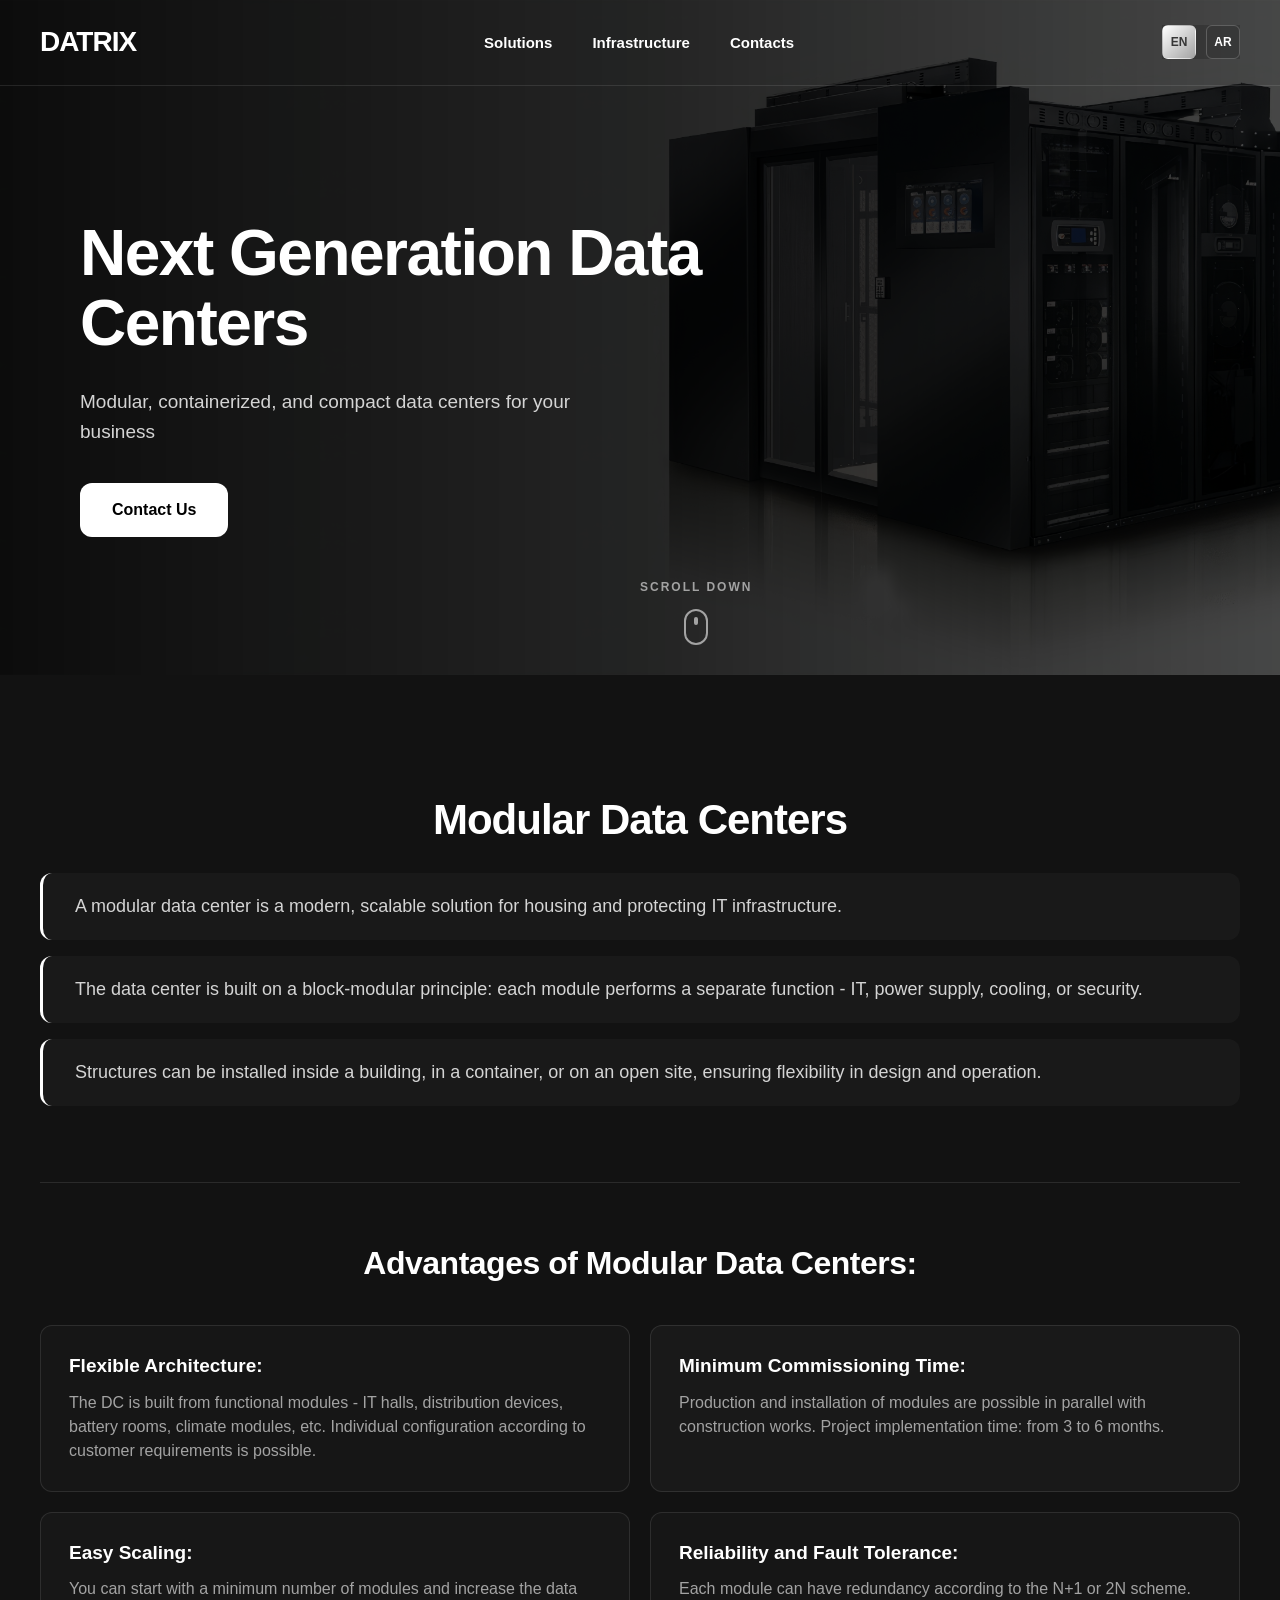
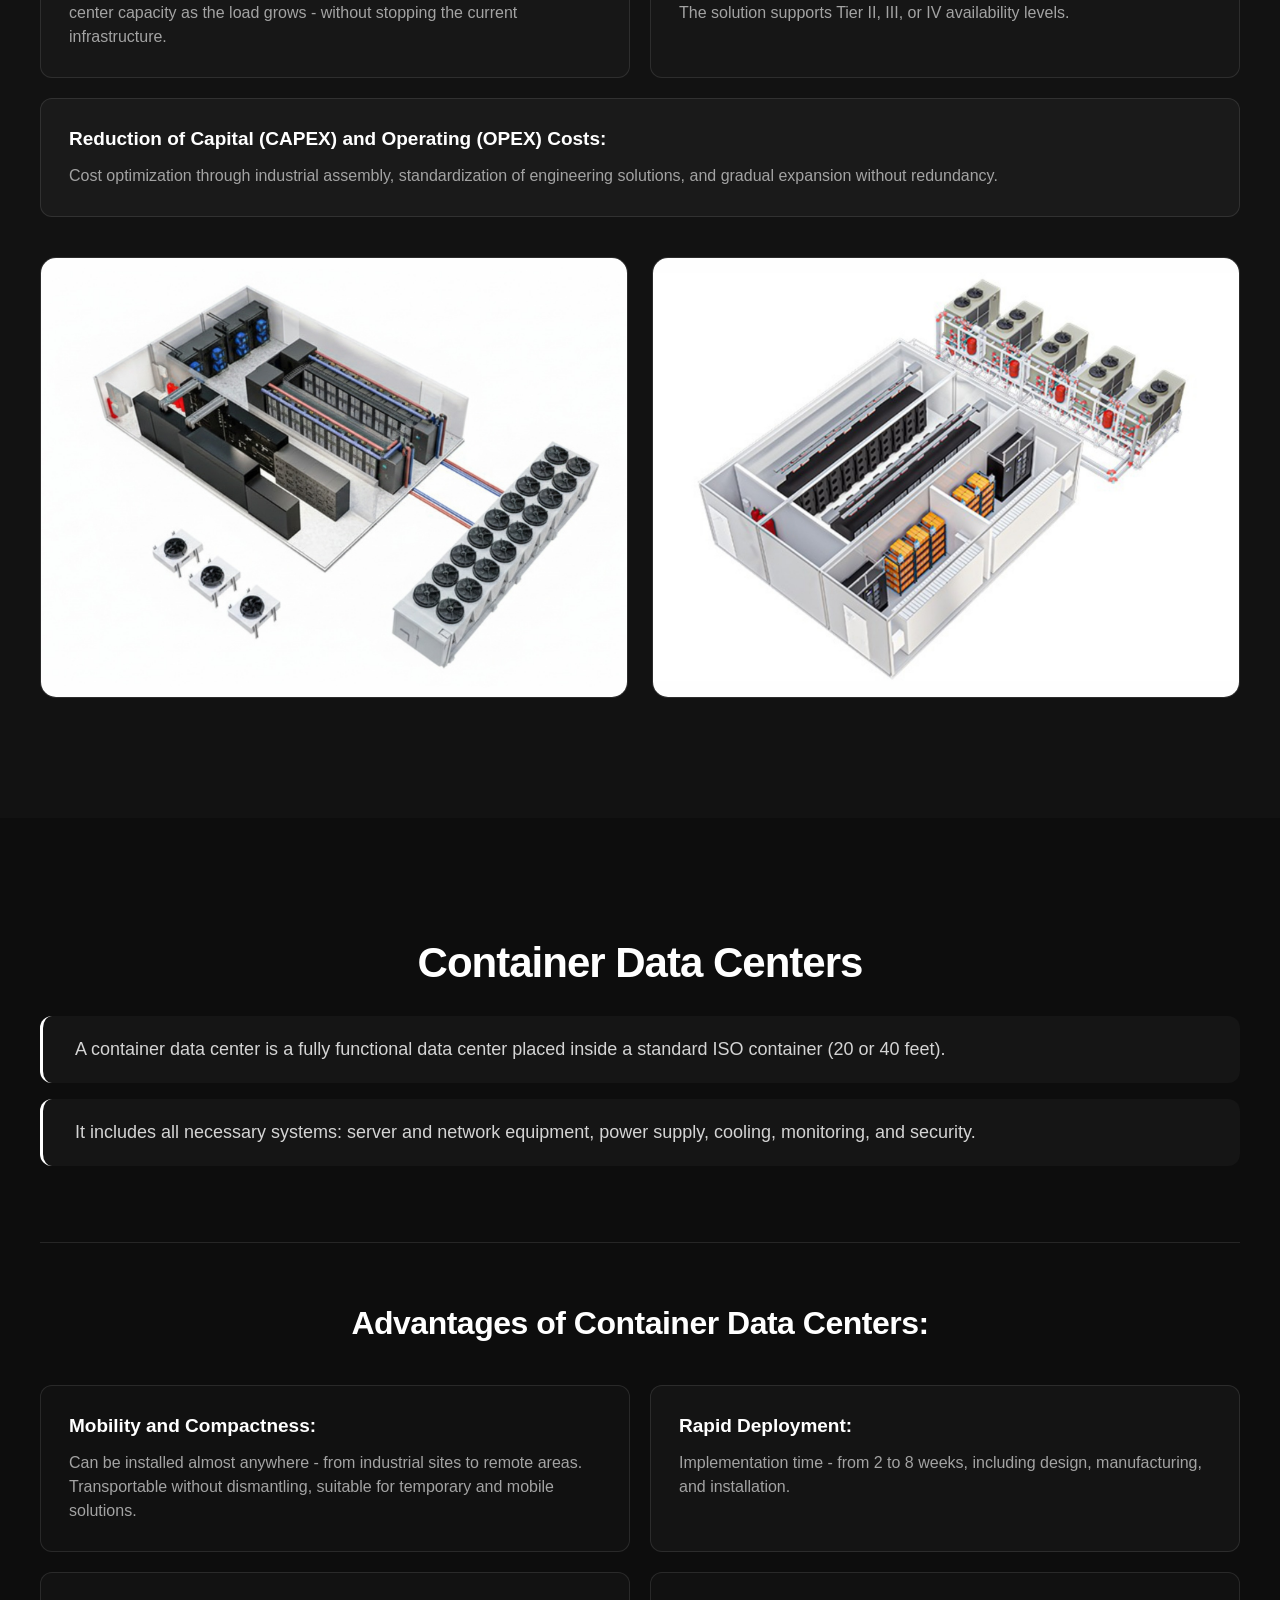
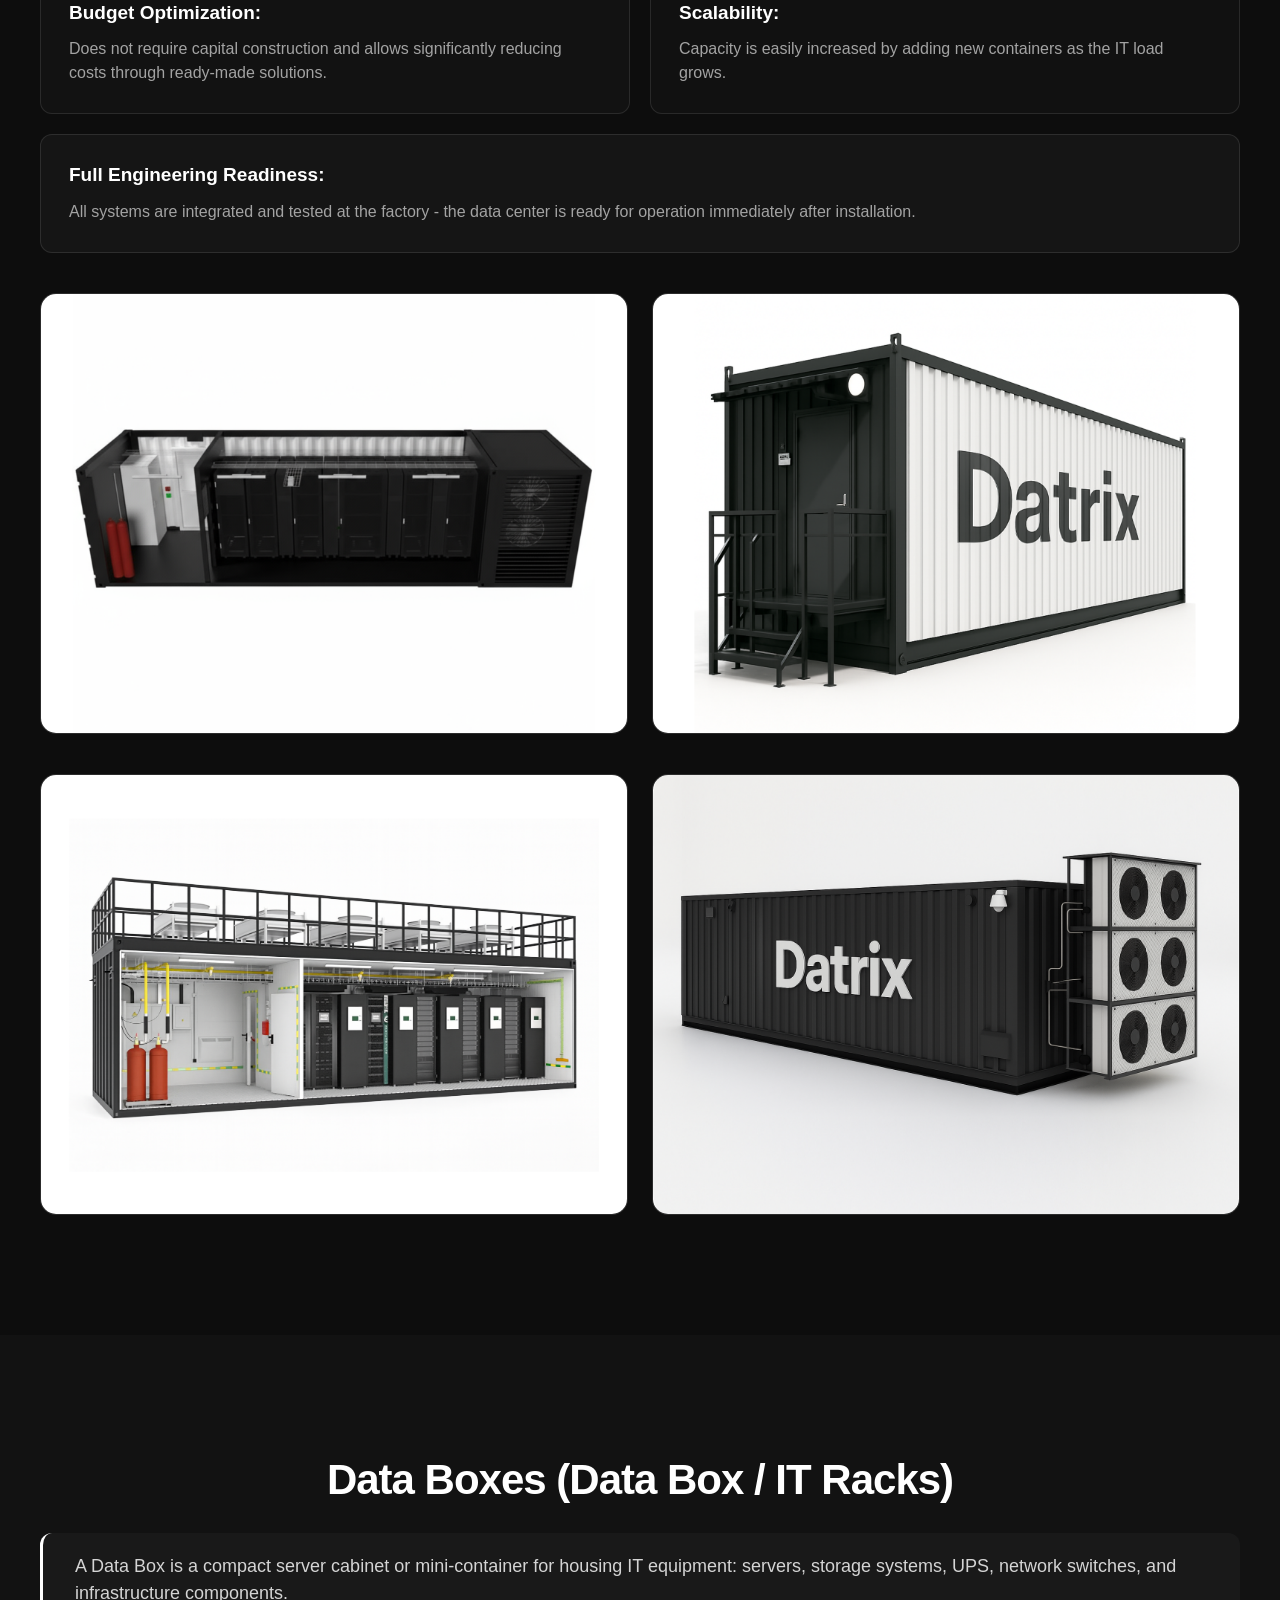
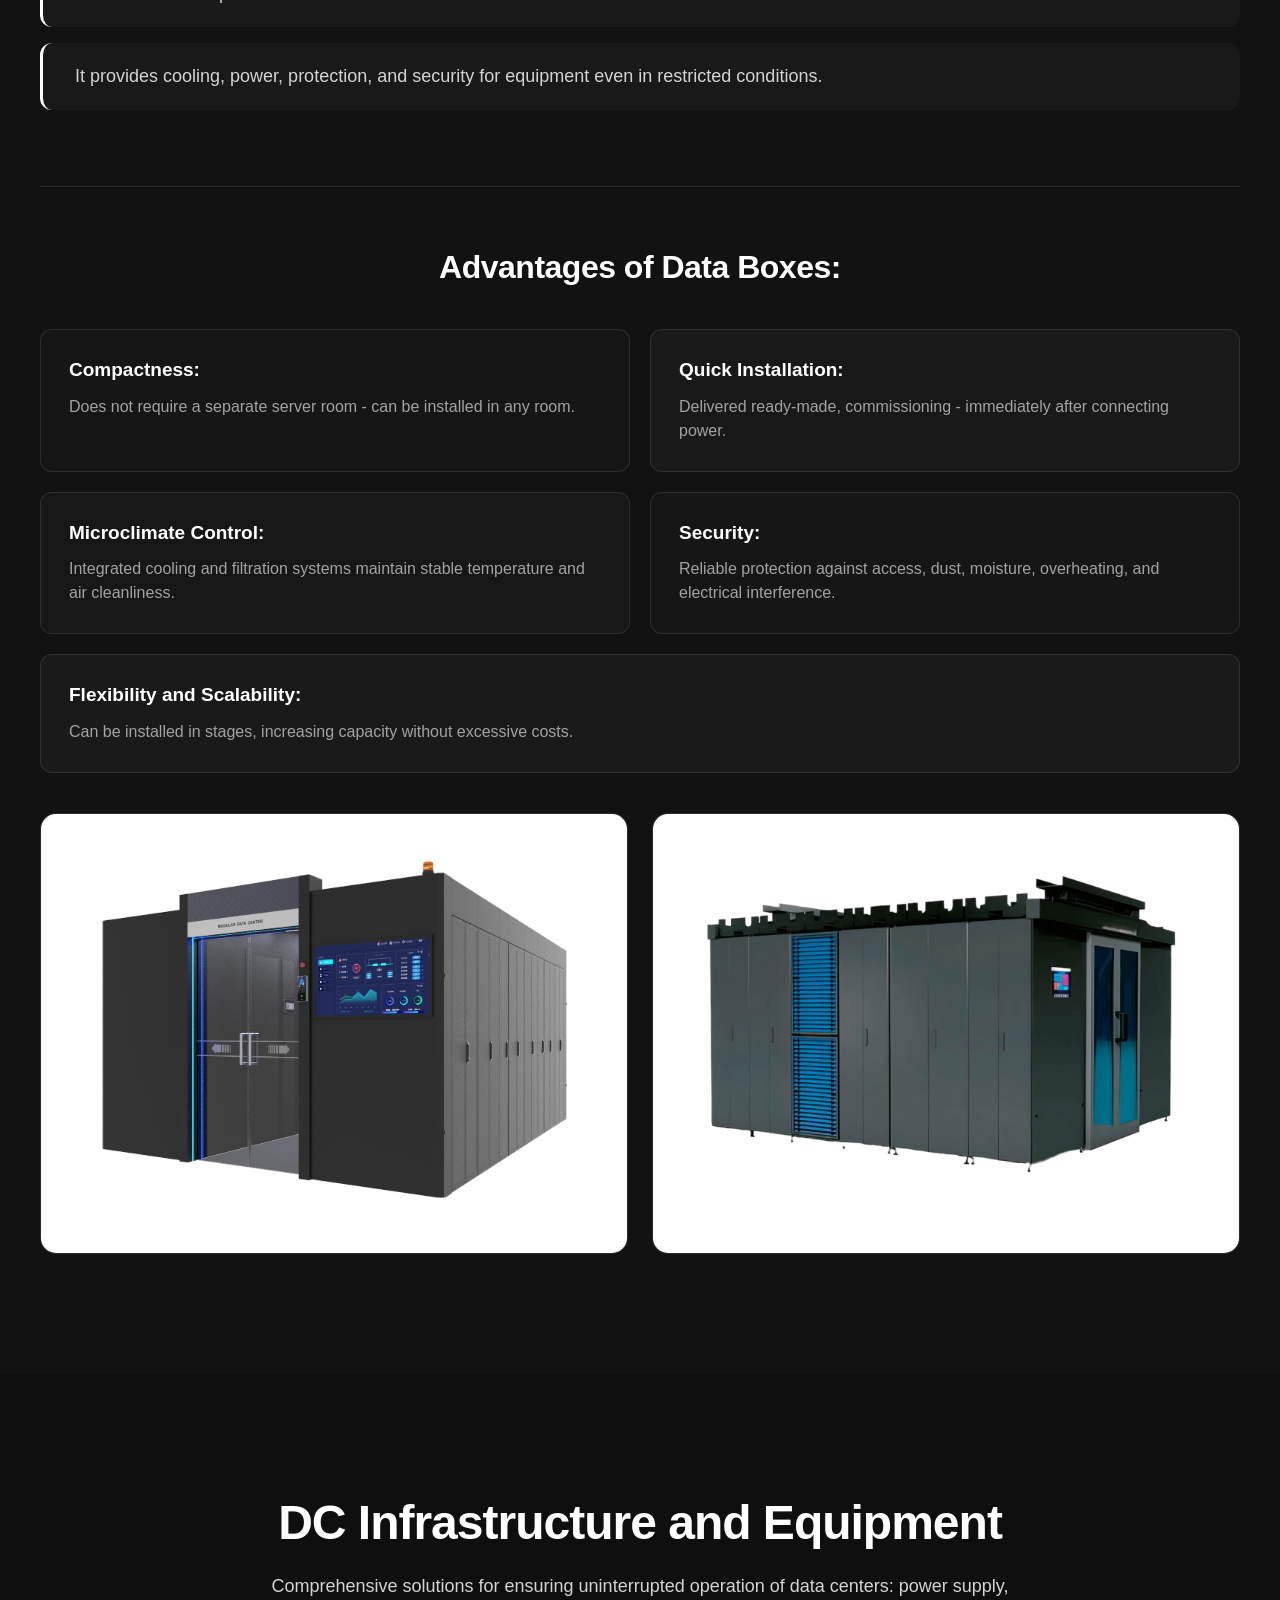
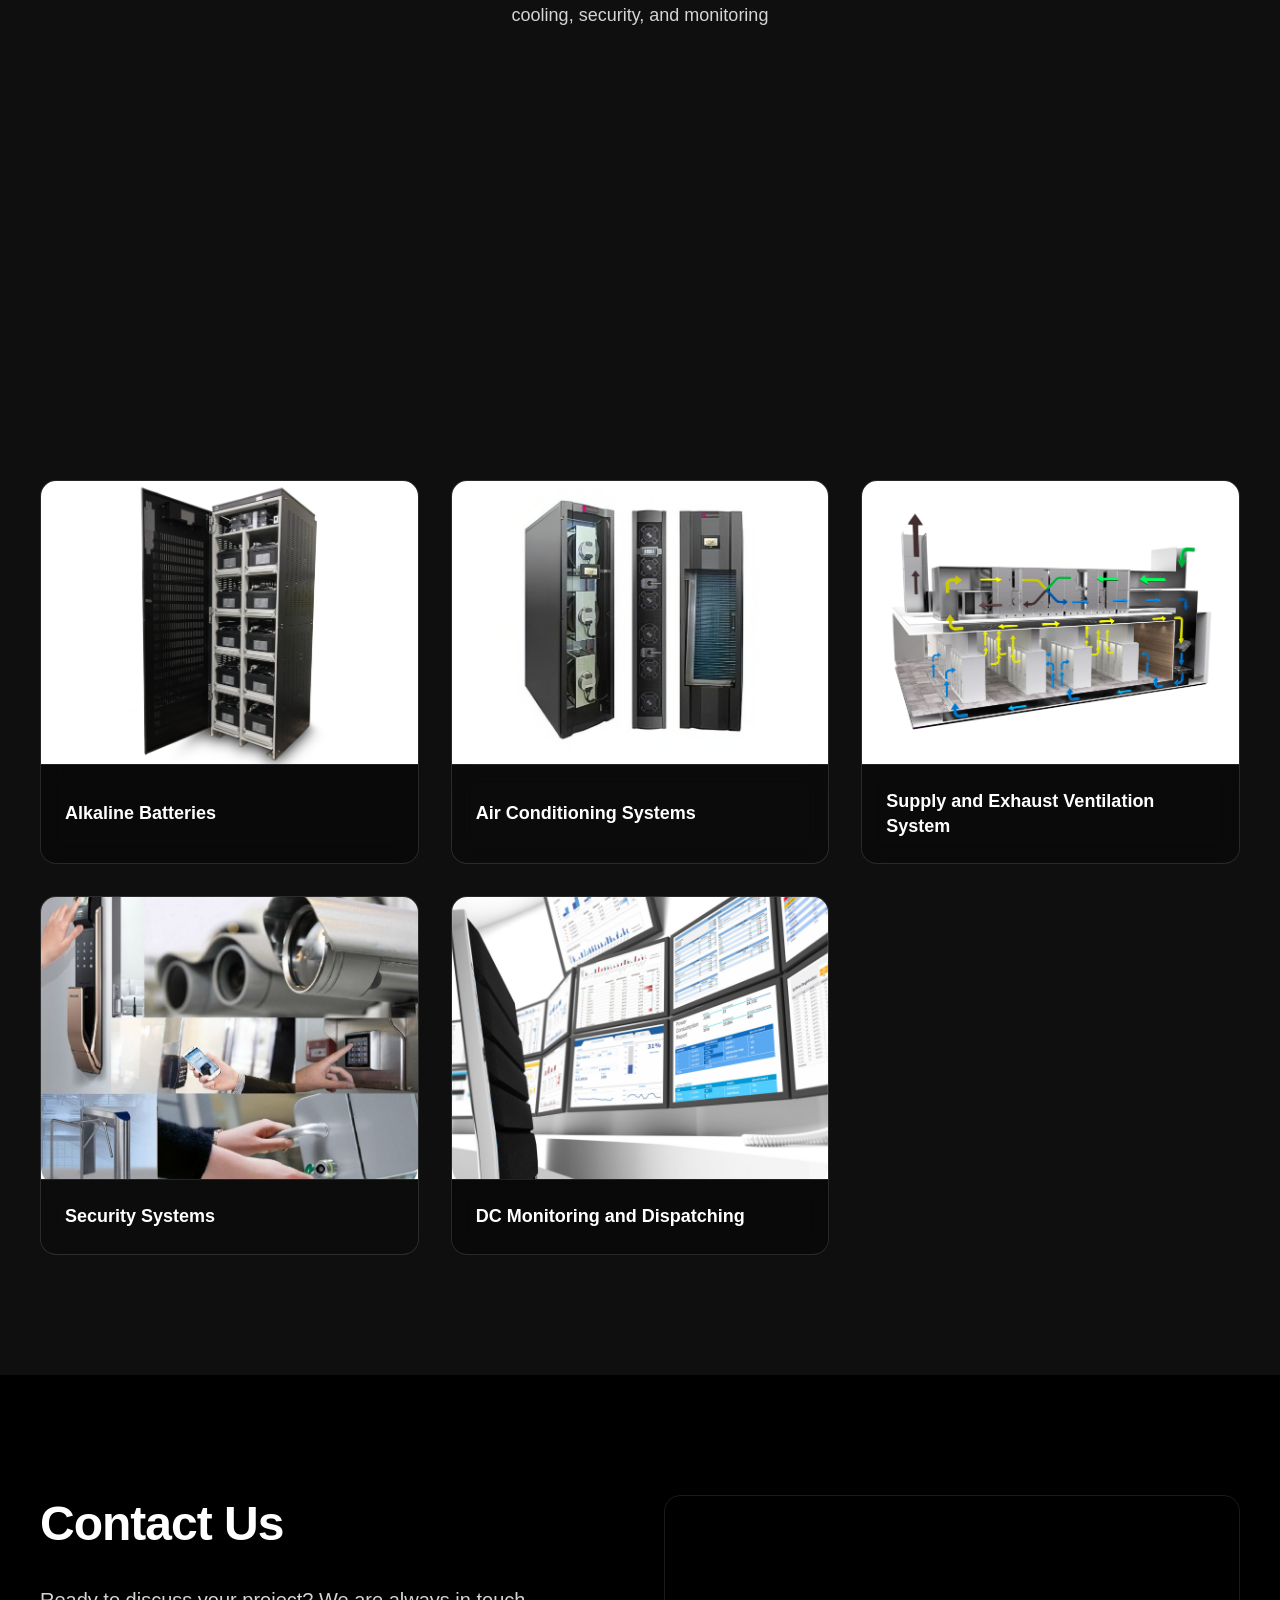
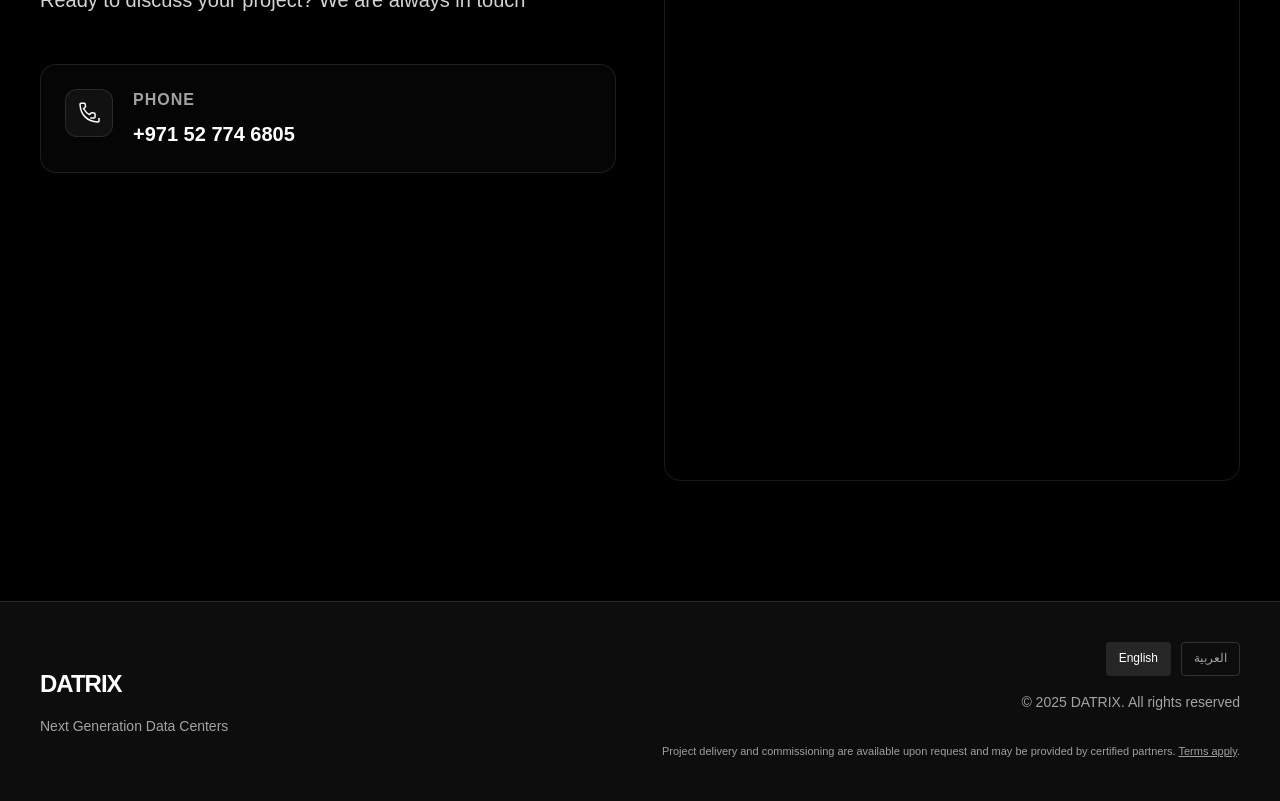
<file: index.html>
<!-- index.html -->
<!DOCTYPE html>
<html lang="en">

<head>
  <meta charset="UTF-8">
  <meta name="viewport" content="width=device-width, initial-scale=1.0">

  <title>DATRIX - Modular and Container Data Centers | Turnkey Solutions</title>
  
  <script async src="https://www.googletagmanager.com/gtag/js?id=AW-17918223703"></script>
  <script>
    window.dataLayer = window.dataLayer || [];
    function gtag() { dataLayer.push(arguments); }
    gtag('js', new Date());

    gtag('config', 'AW-17918223703');
  </script>
  <meta name="description"
    content="Production and installation of modular and container data centers (DC). Server solutions, UPS, cooling, and infrastructure for business. Tier III/IV reliability.">
  <meta name="keywords"
    content="data center, modular dc, container dc, server room, datrix, ups, data center cooling, data center construction">
  <meta name="robots" content="index, follow">
  <link rel="canonical" href="https://datrixpro.ae/">

  <meta property="og:type" content="website">
  <meta property="og:title" content="DATRIX - Next Generation Data Center Infrastructure">
  <meta property="og:description" content="Modular and container data centers. Full cycle: from design to launch.">
  <meta property="og:url" content="https://datrixpro.ae/">
  <meta property="og:image" content="https://datrixpro.ae/assets/images/баннер.jpg">
  <meta property="og:site_name" content="DATRIX">
  <meta property="og:locale" content="en_US">

  <meta name="twitter:card" content="summary_large_image">
  <meta name="twitter:title" content="DATRIX - Turnkey Data Centers">
  <meta name="twitter:description" content="Modular and container solutions for data storage.">
  <meta name="twitter:image" content="https://datrixpro.ae/assets/images/баннер.jpg">

  <link rel="stylesheet" href="assets/css/globals.css">
  <link rel="stylesheet" href="components/header/header.css">
  <link rel="stylesheet" href="components/hero/hero.css">
  <link rel="stylesheet" href="components/solution-section/solution-section.css">
  <link rel="stylesheet" href="components/infrastructure/infrastructure.css">
  <link rel="stylesheet" href="components/contacts/contacts.css">
  <link rel="stylesheet" href="components/footer/footer.css">
  <link rel="stylesheet" href="assets/css/animations.css">

  <link rel="icon" type="image/svg+xml" href="favicon.svg">
  <meta name="theme-color" content="#0A0A0A">

  <script type="application/ld+json">
    {
      "@context": "https://schema.org",
      "@type": "IndustrialBusiness",
      "name": "DATRIX",
      "image": "https://datrixpro.ae/assets/images/баннер.jpg",
      "logo": "https://datrixpro.ae/logo.svg",
      "description": "Production of modular and container data centers.",
      "url": "https://datrixpro.ae/",
      "telephone": "+971527746805",
      "email": "synergytech.globaluae@gmail.com",
      "address": {
        "@type": "PostalAddress",
        "streetAddress": "Meydan Grandstand, 6th floor, Meydan Road, Nad Al Sheba",
        "addressLocality": "Dubai",
        "addressCountry": "AE"
      },
      "geo": {
        "@type": "GeoCoordinates",
        "latitude": 25.1816,
        "longitude": 55.2822
      },
      "openingHoursSpecification": {
        "@type": "OpeningHoursSpecification",
        "dayOfWeek": [
          "Monday",
          "Tuesday",
          "Wednesday",
          "Thursday",
          "Friday"
        ],
        "opens": "09:00",
        "closes": "18:00"
      },
      "priceRange": "$$$"
    }
  </script>
</head>

<body>
  <header class="header">
    <div class="header__container">
      <a href="/" class="header__logo">
        <span class="header__logo-text">DATRIX</span>
      </a>

      <nav class="header__nav">
        <ul class="header__menu">
          <li class="header__menu-item">
            <a href="#solutions" class="header__menu-link">Solutions</a>
          </li>
          <li class="header__menu-item">
            <a href="#infrastructure" class="header__menu-link">Infrastructure</a>
          </li>
          <li class="header__menu-item">
            <a href="#contacts" class="header__menu-link">Contacts</a>
          </li>
        </ul>

        <div class="header__mobile-lang">
          <a href="#" class="lang-link lang-link--active">EN</a>
          <a href="ar/index.html" class="lang-link">AR</a>
        </div>
      </nav>

      <div class="header__lang-switch">
        <a href="#" class="lang-link lang-link--active">EN</a>
        <a href="ar/index.html" class="lang-link">AR</a>
      </div>

      <button class="header__burger" aria-label="Open menu">
        <span class="header__burger-line"></span>
        <span class="header__burger-line"></span>
        <span class="header__burger-line"></span>
      </button>
    </div>
  </header>

  <section class="hero">
    <div class="hero__bg">
      <img src="assets/images/баннер.jpg" alt="" class="hero__bg-image" fetchpriority="high">
      <div class="hero__overlay"></div>
    </div>

    <div class="hero__container">
      <div class="hero__content">
        <h1 class="hero__title">
          Next Generation Data Centers
        </h1>

        <p class="hero__description">
          Modular, containerized, and compact data centers for your business
        </p>

        <div class="hero__actions">
          <a href="#contacts" class="btn btn-primary">Contact Us</a>
        </div>
      </div>
    </div>

    <div class="hero__scroll">
      <span class="hero__scroll-text">Scroll down</span>
      <div class="hero__scroll-icon"></div>
    </div>
  </section>

  <section class="solution-section solution-section--black" id="solutions">
    <div class="container">
      <div class="solution-section__content">
        <h2 class="solution-section__title">Modular Data Centers</h2>

        <p class="solution-section__text">
          A modular data center is a modern, scalable solution for housing and protecting IT infrastructure.
        </p>

        <p class="solution-section__text">
          The data center is built on a block-modular principle: each module performs a separate function - IT, power
          supply, cooling, or security.
        </p>

        <p class="solution-section__text">
          Structures can be installed inside a building, in a container, or on an open site, ensuring flexibility in
          design and operation.
        </p>

        <h3 class="solution-section__subtitle">Advantages of Modular Data Centers:</h3>

        <div class="solution-section__advantages">
          <div class="solution-section__advantage">
            <h4 class="solution-section__advantage-title">Flexible Architecture:</h4>
            <p class="solution-section__advantage-text">
              The DC is built from functional modules - IT halls, distribution devices, battery rooms, climate modules,
              etc. Individual configuration according to customer requirements is possible.
            </p>
          </div>

          <div class="solution-section__advantage">
            <h4 class="solution-section__advantage-title">Minimum Commissioning Time:</h4>
            <p class="solution-section__advantage-text">
              Production and installation of modules are possible in parallel with construction works. Project
              implementation time: from 3 to 6 months.
            </p>
          </div>

          <div class="solution-section__advantage">
            <h4 class="solution-section__advantage-title">Easy Scaling:</h4>
            <p class="solution-section__advantage-text">
              You can start with a minimum number of modules and increase the data center capacity as the load grows -
              without stopping the current infrastructure.
            </p>
          </div>

          <div class="solution-section__advantage">
            <h4 class="solution-section__advantage-title">Reliability and Fault Tolerance:</h4>
            <p class="solution-section__advantage-text">
              Each module can have redundancy according to the N+1 or 2N scheme. The solution supports Tier II, III, or
              IV availability levels.
            </p>
          </div>

          <div class="solution-section__advantage">
            <h4 class="solution-section__advantage-title">Reduction of Capital (CAPEX) and Operating (OPEX) Costs:</h4>
            <p class="solution-section__advantage-text">
              Cost optimization through industrial assembly, standardization of engineering solutions, and gradual
              expansion without redundancy.
            </p>
          </div>
        </div>

        <div class="solution-section__images solution-section__images--two-col">
          <div class="solution-section__image-wrapper">
            <img src="assets/images/777.jpg" alt="Data Center 2" class="solution-section__image" loading="lazy">
          </div>
          <div class="solution-section__image-wrapper">
            <img src="assets/images/цод 555.jpg" alt="Data Center 1" class="solution-section__image" loading="lazy">
          </div>
        </div>
      </div>
    </div>
  </section>

  <section class="solution-section solution-section--dark">
    <div class="container">
      <div class="solution-section__content">
        <h2 class="solution-section__title">Container Data Centers</h2>

        <p class="solution-section__text">
          A container data center is a fully functional data center placed inside a standard ISO container (20 or 40
          feet).
        </p>

        <p class="solution-section__text">
          It includes all necessary systems: server and network equipment, power supply, cooling, monitoring, and
          security.
        </p>

        <h3 class="solution-section__subtitle">Advantages of Container Data Centers:</h3>

        <div class="solution-section__advantages">
          <div class="solution-section__advantage">
            <h4 class="solution-section__advantage-title">Mobility and Compactness:</h4>
            <p class="solution-section__advantage-text">
              Can be installed almost anywhere - from industrial sites to remote areas. Transportable without
              dismantling, suitable for temporary and mobile solutions.
            </p>
          </div>

          <div class="solution-section__advantage">
            <h4 class="solution-section__advantage-title">Rapid Deployment:</h4>
            <p class="solution-section__advantage-text">
              Implementation time - from 2 to 8 weeks, including design, manufacturing, and installation.
            </p>
          </div>

          <div class="solution-section__advantage">
            <h4 class="solution-section__advantage-title">Budget Optimization:</h4>
            <p class="solution-section__advantage-text">
              Does not require capital construction and allows significantly reducing costs through ready-made
              solutions.
            </p>
          </div>

          <div class="solution-section__advantage">
            <h4 class="solution-section__advantage-title">Scalability:</h4>
            <p class="solution-section__advantage-text">
              Capacity is easily increased by adding new containers as the IT load grows.
            </p>
          </div>

          <div class="solution-section__advantage">
            <h4 class="solution-section__advantage-title">Full Engineering Readiness:</h4>
            <p class="solution-section__advantage-text">
              All systems are integrated and tested at the factory - the data center is ready for operation immediately
              after installation.
            </p>
          </div>
        </div>

        <div class="solution-section__images solution-section__images--two-col">
          <div class="solution-section__image-wrapper">
            <img src="assets/images/ЦОД 7.jpeg" alt="DC 7" class="solution-section__image" loading="lazy">
          </div>
          <div class="solution-section__image-wrapper">
            <img src="assets/images/ЦОД 4.png" alt="DC 4" class="solution-section__image" loading="lazy">
          </div>
        </div>
        <div class="solution-section__images solution-section__images--two-col">
          <div class="solution-section__image-wrapper">
            <img src="assets/images/ЦОД 6.png" alt="DC 6" class="solution-section__image" loading="lazy">
          </div>
          <div class="solution-section__image-wrapper">
            <img src="assets/images/ЦОД 5.png" alt="DC 5" class="solution-section__image" loading="lazy">
          </div>
        </div>
      </div>
    </div>
  </section>

  <section class="solution-section solution-section--black">
    <div class="container">
      <div class="solution-section__content">
        <h2 class="solution-section__title">Data Boxes (Data Box / IT Racks)</h2>

        <p class="solution-section__text">
          A Data Box is a compact server cabinet or mini-container for housing IT equipment: servers, storage systems,
          UPS, network switches, and infrastructure components.
        </p>

        <p class="solution-section__text">
          It provides cooling, power, protection, and security for equipment even in restricted conditions.
        </p>

        <h3 class="solution-section__subtitle">Advantages of Data Boxes:</h3>

        <div class="solution-section__advantages">
          <div class="solution-section__advantage">
            <h4 class="solution-section__advantage-title">Compactness:</h4>
            <p class="solution-section__advantage-text">
              Does not require a separate server room - can be installed in any room.
            </p>
          </div>

          <div class="solution-section__advantage">
            <h4 class="solution-section__advantage-title">Quick Installation:</h4>
            <p class="solution-section__advantage-text">
              Delivered ready-made, commissioning - immediately after connecting power.
            </p>
          </div>

          <div class="solution-section__advantage">
            <h4 class="solution-section__advantage-title">Microclimate Control:</h4>
            <p class="solution-section__advantage-text">
              Integrated cooling and filtration systems maintain stable temperature and air cleanliness.
            </p>
          </div>

          <div class="solution-section__advantage">
            <h4 class="solution-section__advantage-title">Security:</h4>
            <p class="solution-section__advantage-text">
              Reliable protection against access, dust, moisture, overheating, and electrical interference.
            </p>
          </div>

          <div class="solution-section__advantage">
            <h4 class="solution-section__advantage-title">Flexibility and Scalability:</h4>
            <p class="solution-section__advantage-text">
              Can be installed in stages, increasing capacity without excessive costs.
            </p>
          </div>
        </div>

        <div class="solution-section__images solution-section__images--two-col">
          <div class="solution-section__image-wrapper">
            <img src="assets/images/ЦОД 8.jpg" alt="DC 8" class="solution-section__image" loading="lazy">
          </div>
          <div class="solution-section__image-wrapper">
            <img src="assets/images/08.png" alt="DC 7" class="solution-section__image" loading="lazy">
          </div>
        </div>
      </div>
    </div>
  </section>

  <section class="infrastructure" id="infrastructure">
    <div class="container">
      <div class="infrastructure__header">
        <h2 class="infrastructure__title">DC Infrastructure and Equipment</h2>
        <p class="infrastructure__description">
          Comprehensive solutions for ensuring uninterrupted operation of data centers: power supply, cooling, security,
          and monitoring
        </p>
      </div>

      <div class="infrastructure__grid">
        <div class="infrastructure__card">
          <div class="infrastructure__card-image">
            <img src="assets/images/1. ИБП.jpg" alt="UPS" loading="lazy">
          </div>
          <div class="infrastructure__card-content">
            <h3 class="infrastructure__card-title">Uninterruptible Power Supplies (UPS)</h3>
          </div>
          <div class="infrastructure__card-overlay">
            <h4 class="infrastructure__card-overlay-title">Uninterruptible Power Supplies (UPS)</h4>
            <p class="infrastructure__card-overlay-text">
              A key component of the energy infrastructure of data centers, ensuring protection and stable operation of
              servers, network, and engineering equipment during failures.
            </p>
          </div>
        </div>

        <div class="infrastructure__card">
          <div class="infrastructure__card-image">
            <img src="assets/images/2. PDU.jpeg" alt="PDU" loading="lazy">
          </div>
          <div class="infrastructure__card-content">
            <h3 class="infrastructure__card-title">PDU and Power Supply for DC</h3>
          </div>
          <div class="infrastructure__card-overlay">
            <h4 class="infrastructure__card-overlay-title">PDU and Power Supply for DC</h4>
            <p class="infrastructure__card-overlay-text">
              PDU (Power Distribution Unit) is a power distribution device installed in server racks. It ensures power
              supply to servers, network equipment, storage systems, and other critical equipment in the DC, responsible
              for reliability, manageability, and energy consumption monitoring.
            </p>
          </div>
        </div>

        <div class="infrastructure__card">
          <div class="infrastructure__card-image">
            <img src="assets/images/3. Литиевые аккумуляторы.jpeg" alt="Lithium Batteries" loading="lazy">
          </div>
          <div class="infrastructure__card-content">
            <h3 class="infrastructure__card-title">Lithium Batteries for DC</h3>
          </div>
          <div class="infrastructure__card-overlay">
            <h4 class="infrastructure__card-overlay-title">Lithium Batteries for DC</h4>
            <p class="infrastructure__card-overlay-text">
              A modern alternative to traditional lead-acid batteries (VRLA) for uninterruptible power supply (UPS)
              systems in data centers.
            </p>
          </div>
        </div>

        <div class="infrastructure__card">
          <div class="infrastructure__card-image">
            <img src="assets/images/4. Щелочные аккумуляторы.jpeg" alt="Alkaline Batteries" loading="lazy">
          </div>
          <div class="infrastructure__card-content">
            <h3 class="infrastructure__card-title">Alkaline Batteries</h3>
          </div>
          <div class="infrastructure__card-overlay">
            <h4 class="infrastructure__card-overlay-title">Alkaline Batteries</h4>
            <p class="infrastructure__card-overlay-text">
              Industrial batteries utilizing aqueous alkaline electrolyte, most often based on nickel-cadmium (Ni-Cd) or
              nickel-iron (Ni-Fe) chemistry. They are used in DCs to ensure high reliability and long service life,
              especially in conditions requiring resistance to extreme conditions and minimal maintenance.
            </p>
          </div>
        </div>

        <div class="infrastructure__card">
          <div class="infrastructure__card-image">
            <img src="assets/images/5. Системы кондиционирования.jpg" alt="Air Conditioning Systems" loading="lazy">
          </div>
          <div class="infrastructure__card-content">
            <h3 class="infrastructure__card-title">Air Conditioning Systems</h3>
          </div>
          <div class="infrastructure__card-overlay">
            <h4 class="infrastructure__card-overlay-title">Air Conditioning Systems</h4>
            <p class="infrastructure__card-overlay-text">
              Designed to maintain optimal temperature and humidity conditions in the DC, necessary for stable and
              durable operation of server equipment.
            </p>
          </div>
        </div>

        <div class="infrastructure__card">
          <div class="infrastructure__card-image">
            <img src="assets/images/6. Система ПВВ.png" alt="Ventilation System" loading="lazy">
          </div>
          <div class="infrastructure__card-content">
            <h3 class="infrastructure__card-title">Supply and Exhaust Ventilation System</h3>
          </div>
          <div class="infrastructure__card-overlay">
            <h4 class="infrastructure__card-overlay-title">Supply and Exhaust Ventilation System</h4>
            <p class="infrastructure__card-overlay-text">
              Designed to: ensure the supply of fresh air to the machine room, remove excess heat, humidity, and
              polluted air, maintain optimal microclimate, compensate for air leaks in server zones, ensure excess
              pressure in high-cleanliness zones. Ventilation does not replace air conditioning but is its mandatory
              addition.
            </p>
          </div>
        </div>

        <div class="infrastructure__card">
          <div class="infrastructure__card-image">
            <img src="assets/images/7. Системы безопасности.jpg" alt="Security Systems" loading="lazy">
          </div>
          <div class="infrastructure__card-content">
            <h3 class="infrastructure__card-title">Security Systems</h3>
          </div>
          <div class="infrastructure__card-overlay">
            <h4 class="infrastructure__card-overlay-title">Security Systems</h4>
            <p class="infrastructure__card-overlay-text">
              Include video surveillance systems, access control and management (ACS), security and fire alarms,
              notification and fire suppression means. Integrated into a single monitoring platform, ensuring
              round-the-clock control, instant response to incidents, and a high level of physical and information
              security of the facility.
            </p>
          </div>
        </div>

        <div class="infrastructure__card">
          <div class="infrastructure__card-image">
            <img src="assets/images/8. SCADA.jpeg" alt="SCADA" loading="lazy">
          </div>
          <div class="infrastructure__card-content">
            <h3 class="infrastructure__card-title">DC Monitoring and Dispatching</h3>
          </div>
          <div class="infrastructure__card-overlay">
            <h4 class="infrastructure__card-overlay-title">DC Monitoring and Dispatching</h4>
            <p class="infrastructure__card-overlay-text">
              SCADA system (Supervisory Control And Data Acquisition) in a data center is a centralized platform for
              monitoring, controlling, and visualizing all engineering systems of the DC.
            </p>
          </div>
        </div>
      </div>
    </div>
  </section>

  <section class="contacts" id="contacts">
    <div class="container">
      <div class="contacts__wrapper">
        <div class="contacts__info">
          <h2 class="contacts__title">Contact Us</h2>
          <p class="contacts__subtitle">Ready to discuss your project? We are always in touch</p>

          <div class="contacts__items">
            <div class="contacts__item">
              <div class="contacts__item-icon">
                <svg width="24" height="24" viewBox="0 0 24 24" fill="none" xmlns="http://www.w3.org/2000/svg">
                  <path
                    d="M22 16.92V19.92C22 20.49 21.54 20.95 20.97 20.96C20.9 20.96 20.82 20.96 20.75 20.96C10.2 20.5 3.5 13.8 3.04 3.25C3.02 2.68 3.45 2.18 4.02 2.16C4.09 2.16 4.16 2.16 4.23 2.16H7.23C7.79 2.16 8.25 2.61 8.26 3.17C8.27 3.75 8.35 4.32 8.5 4.88C8.63 5.39 8.48 5.93 8.09 6.29L6.62 7.76C7.93 10.19 10.01 12.27 12.44 13.58L13.91 12.11C14.27 11.72 14.81 11.57 15.32 11.7C15.88 11.85 16.45 11.93 17.03 11.94C17.59 11.95 18.04 12.41 18.04 12.97V15.97C18.04 16.53 17.58 16.99 17.02 17H17.01C16.94 17 16.87 17 16.8 17C16.73 17 16.66 17 16.59 17H16.58C16.51 17 16.44 17 16.37 17H16.36C16.29 17 16.22 17 16.15 17H16.14C16.07 17 16 17 15.93 17H15.92C15.85 17 15.78 17 15.71 17H15.7C15.63 17 15.56 17 15.49 17H15.48C15.41 17 15.34 17 15.27 17H15.26C15.19 17 15.12 17 15.05 17H15.04C14.97 17 14.9 17 14.83 17H14.82C14.75 17 14.68 17 14.61 17H14.6C14.53 17 14.46 17 14.39 17H14.38C14.31 17 14.24 17 14.17 17H14.16C14.09 17 14.02 17 13.95 17H13.94C13.87 17 13.8 17 13.73 17H13.72C13.65 17 13.58 17 13.51 17H13.5C13.43 17 13.36 17 13.29 17"
                    stroke="currentColor" stroke-width="1.5" stroke-miterlimit="10" />
                </svg>
              </div>
              <div class="contacts__item-content">
                <h3 class="contacts__item-title">Phone</h3>
                <a href="tel:+971527746805" class="contacts__item-link">+971 52 774 6805</a>
              </div>
            </div>

            <div class="contacts__item">
              <div class="contacts__item-icon">
                <svg width="24" height="24" viewBox="0 0 24 24" fill="none" xmlns="http://www.w3.org/2000/svg">
                  <path
                    d="M17 20.5H7C4 20.5 2 19 2 15.5V8.5C2 5 4 3.5 7 3.5H17C20 3.5 22 5 22 8.5V15.5C22 19 20 20.5 17 20.5Z"
                    stroke="currentColor" stroke-width="1.5" stroke-miterlimit="10" stroke-linecap="round"
                    stroke-linejoin="round" />
                  <path d="M17 9L13.87 11.5C12.84 12.32 11.15 12.32 10.12 11.5L7 9" stroke="currentColor"
                    stroke-width="1.5" stroke-miterlimit="10" stroke-linecap="round" stroke-linejoin="round" />
                </svg>
              </div>
              <div class="contacts__item-content">
                <h3 class="contacts__item-title">Email</h3>
                <a href="mailto:synergytech.globaluae@gmail.com"
                  class="contacts__item-link">synergytech.globaluae@gmail.com</a>
              </div>
            </div>

            <div class="contacts__item">
              <div class="contacts__item-icon">
                <svg width="24" height="24" viewBox="0 0 24 24" fill="none" xmlns="http://www.w3.org/2000/svg">
                  <path
                    d="M12 13.43C13.7231 13.43 15.12 12.0331 15.12 10.31C15.12 8.58687 13.7231 7.19 12 7.19C10.2769 7.19 8.88 8.58687 8.88 10.31C8.88 12.0331 10.2769 13.43 12 13.43Z"
                    stroke="currentColor" stroke-width="1.5" />
                  <path
                    d="M3.62 8.49C5.59 -0.169998 18.42 -0.159997 20.38 8.5C21.53 13.58 18.37 17.88 15.6 20.54C13.59 22.48 10.41 22.48 8.39 20.54C5.63 17.88 2.47 13.57 3.62 8.49Z"
                    stroke="currentColor" stroke-width="1.5" />
                </svg>
              </div>
              <div class="contacts__item-content">
                <h3 class="contacts__item-title">Address</h3>
                <p class="contacts__item-text">Meydan Grandstand, 6th floor, Meydan Road, Nad Al Sheba, Dubai, UAE</p>
              </div>
            </div>
          </div>
        </div>

        <div class="contacts__map">
          <iframe src="https://maps.google.com/maps?q=Meydan+Grandstand+Dubai&t=&z=15&ie=UTF8&iwloc=&output=embed"
            frameborder="0" allowfullscreen="true" class="contacts__map-iframe" loading="lazy">
          </iframe>
        </div>
      </div>
    </div>
  </section>

  <footer class="footer">
    <div class="container">
      <div class="footer__content">
        <div class="footer__left">
          <a href="/" class="footer__logo">DATRIX</a>
          <p class="footer__text">Next Generation Data Centers</p>
        </div>

        <div class="footer__right">
          <div class="footer__lang-switch">
            <a href="#" class="footer__lang-link footer__lang-link--active">English</a>
            <a href="ar/index.html" class="footer__lang-link">العربية</a>
          </div>
          <p class="footer__copy">© 2025 DATRIX. All rights reserved</p>
          <div class="footer__legal" style="margin-top: 15px; font-size: 11px; opacity: 0.6; text-align: right;">
            Project delivery and commissioning are available upon request and may be provided by certified partners. <a
              href="terms.html" style="color: inherit; text-decoration: underline;">Terms apply</a>.
          </div>
        </div>
      </div>
    </div>
  </footer>

  <script src="components/header/header.js"></script>
  <script src="components/hero/hero.js"></script>
  <script src="assets/js/scroll-animations.js"></script>
</body>

</html>
</file>
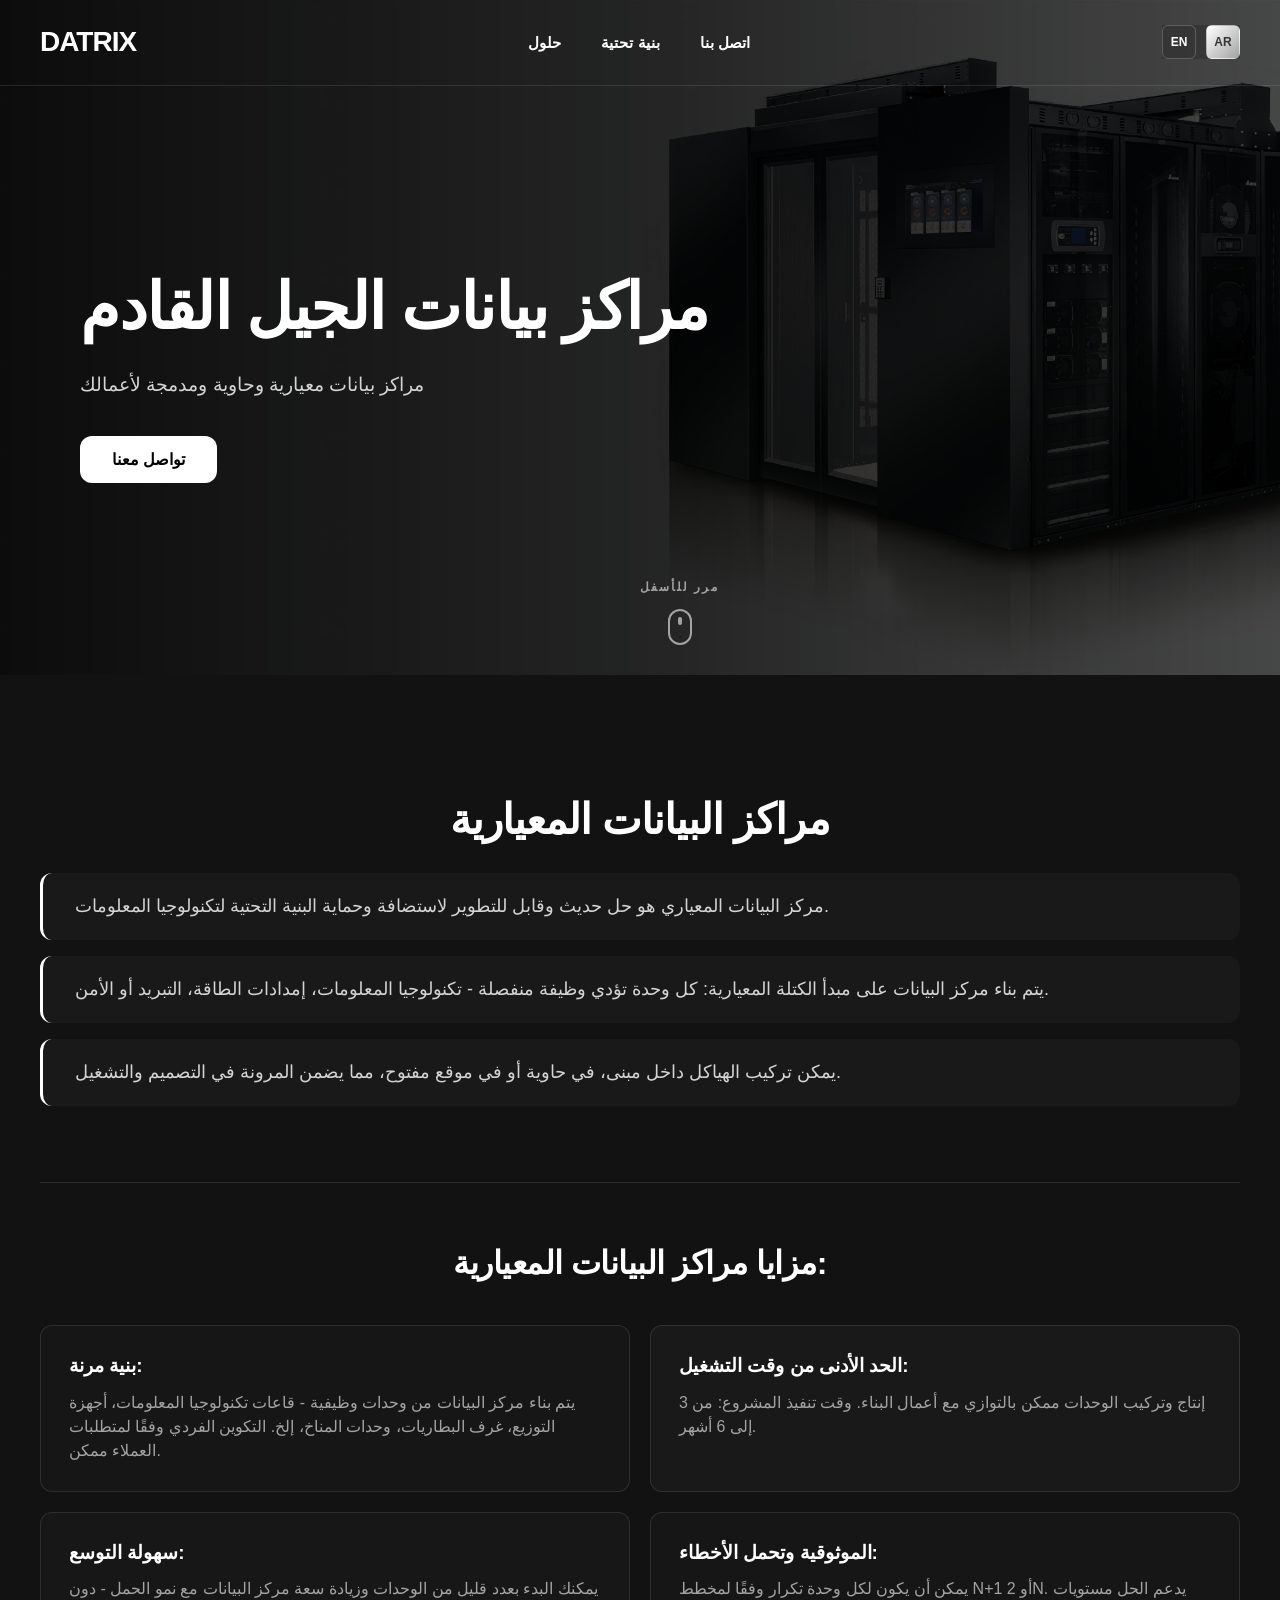
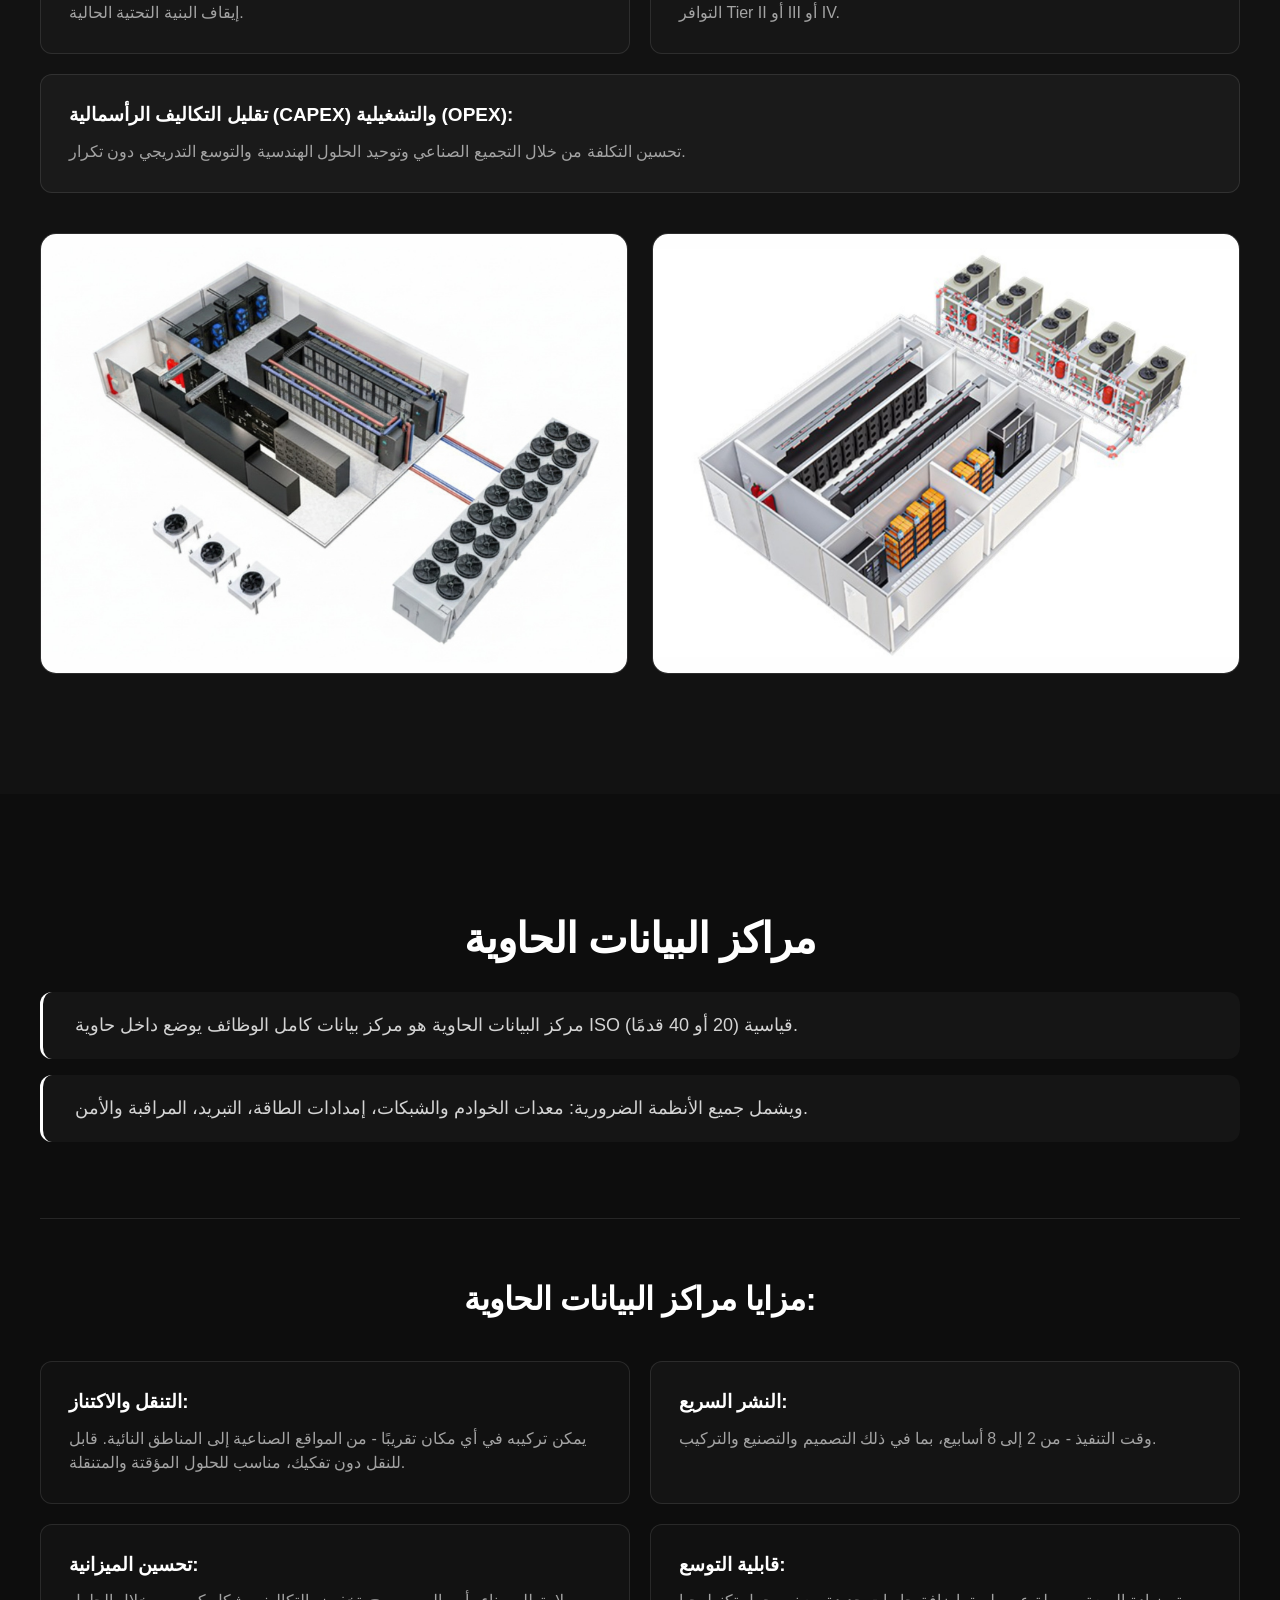
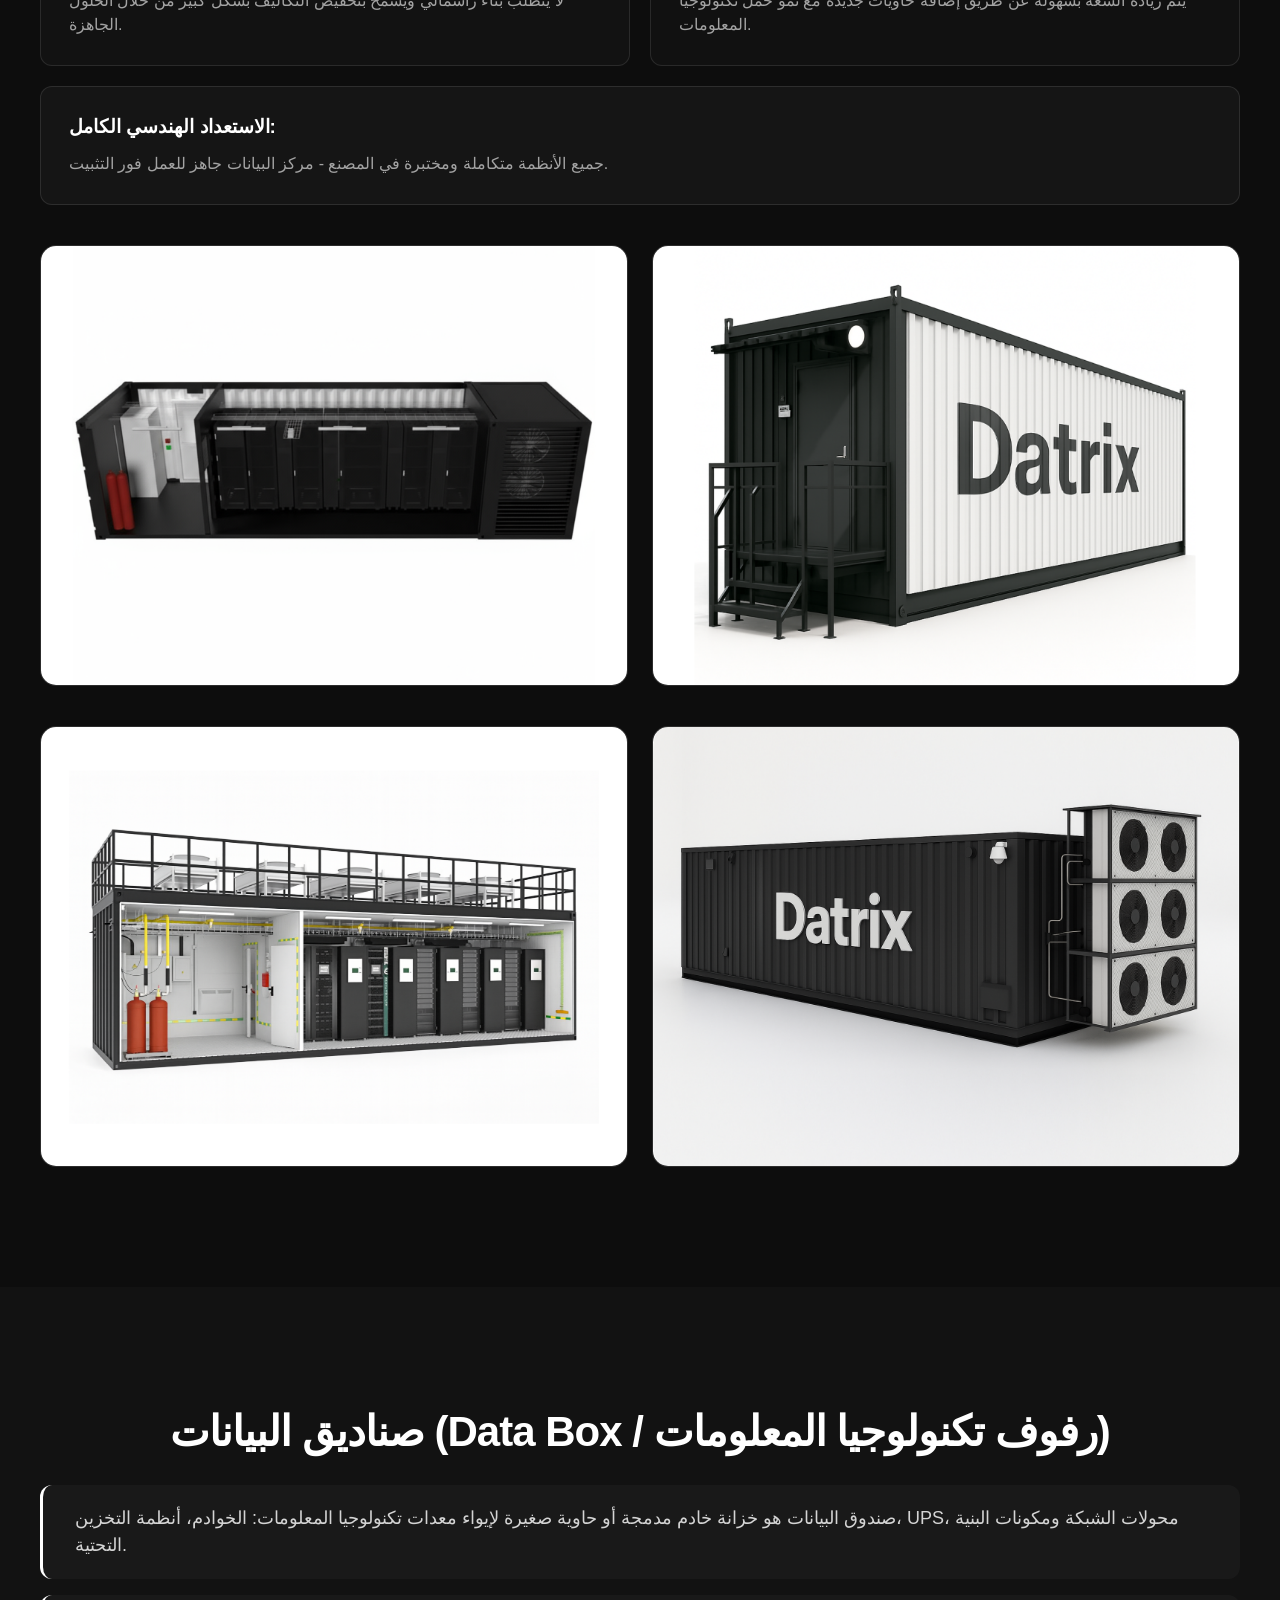
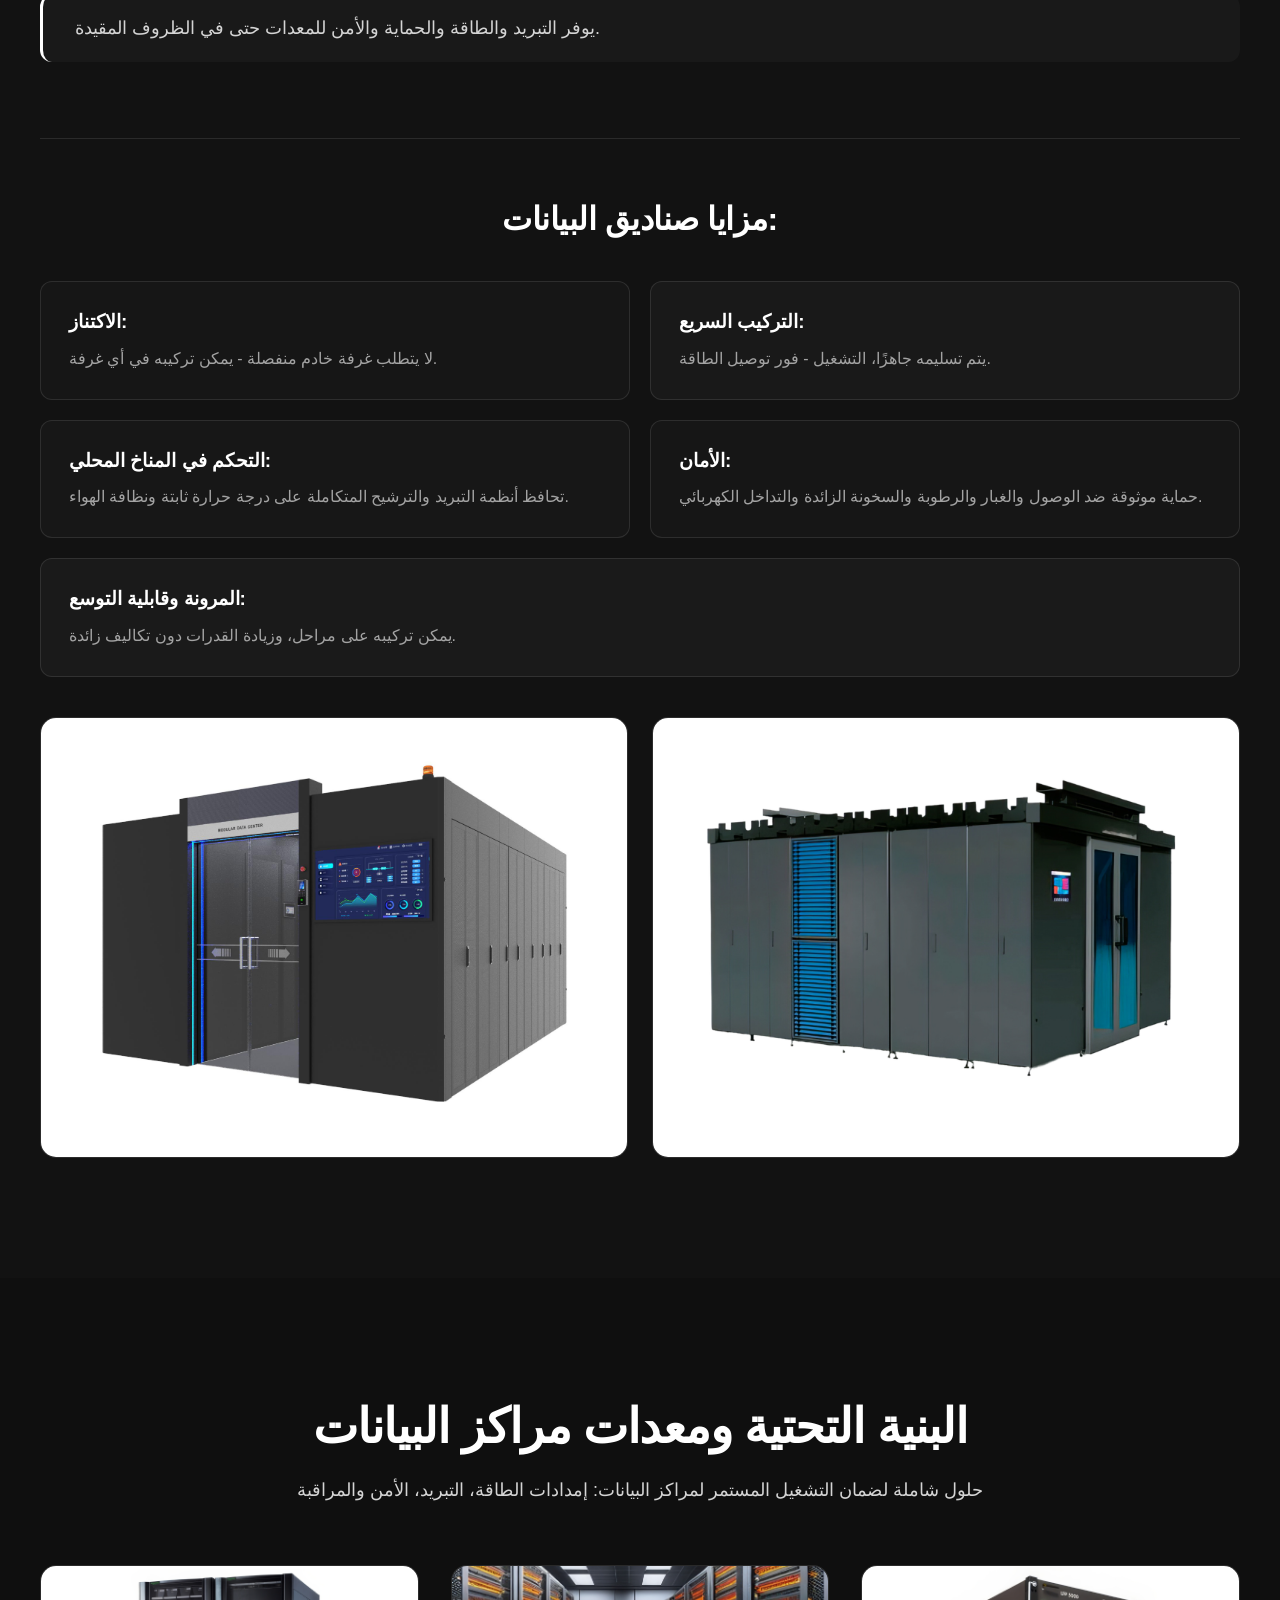
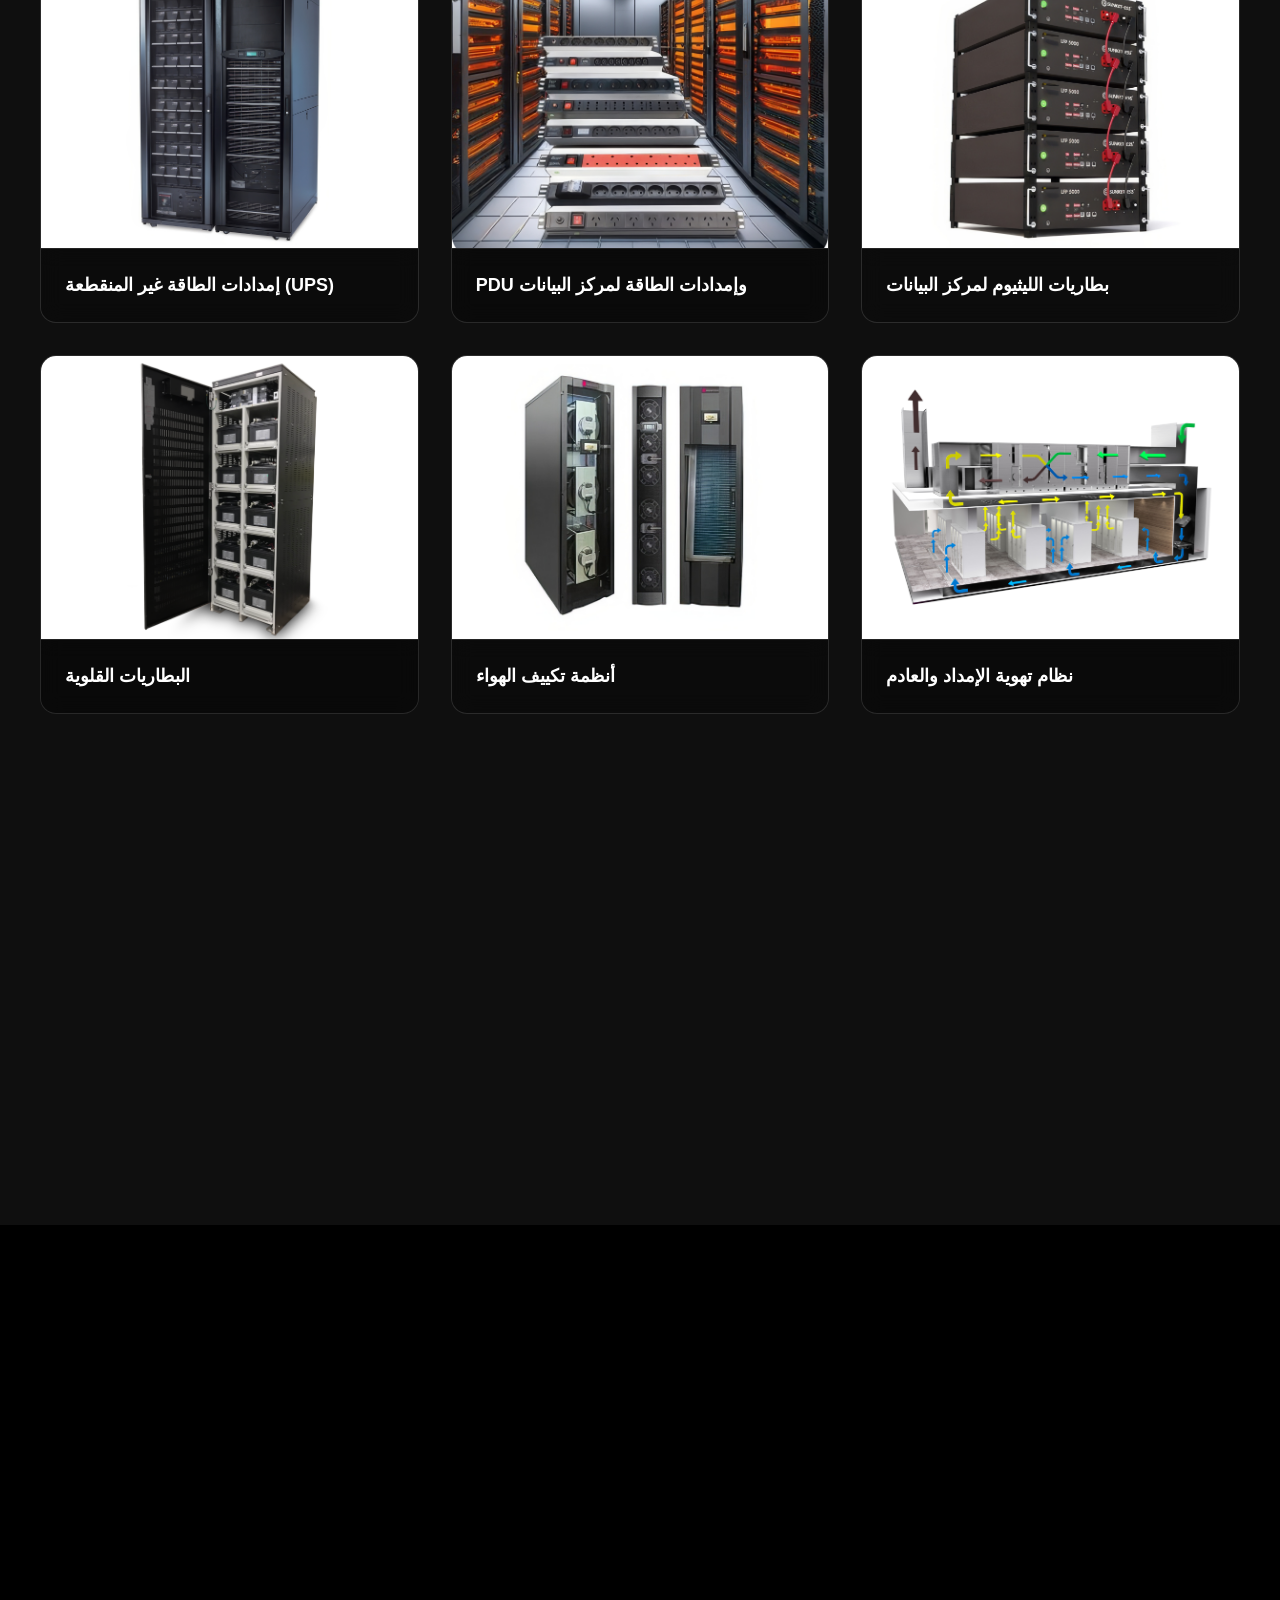
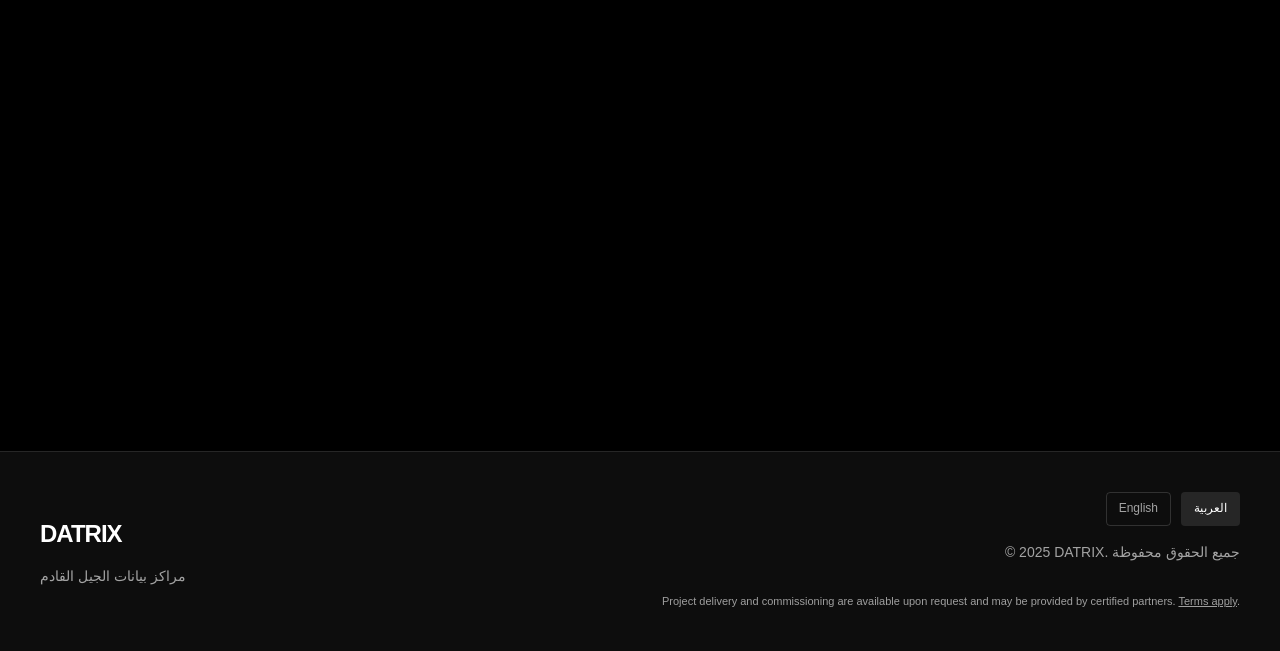
<file: ar/index.html>
<!DOCTYPE html>
<html lang="ar">

<head>
  <meta charset="UTF-8">
  <meta name="viewport" content="width=device-width, initial-scale=1.0">

  <title>DATRIX - مراكز بيانات معيارية وحاوية | مراكز بيانات بنظام تسليم المفتاح</title>
  <!-- Google tag (gtag.js) -->
  <script async src="https://www.googletagmanager.com/gtag/js?id=AW-17918223703"></script>
  <script>
    window.dataLayer = window.dataLayer || [];
    function gtag() { dataLayer.push(arguments); }
    gtag('js', new Date());

    gtag('config', 'AW-17918223703');
  </script>
  <meta name="description"
    content="إنتاج وتركيب مراكز بيانات معيارية وحاوية (DC). حلول الخوادم، UPS، التبريد والبنية التحتية للأعمال. موثوقية Tier III/IV.">
  <meta name="keywords"
    content="مركز بيانات، مركز بيانات معياري، مركز بيانات حاوية، غرفة خوادم، datrix، ups، تبريد مراكز البيانات، بناء مراكز البيانات">
  <meta name="robots" content="index, follow">
  <link rel="canonical" href="https://datrixpro.ae/ar">

  <meta property="og:type" content="website">
  <meta property="og:title" content="DATRIX - بنية تحتية لمراكز البيانات من الجيل القادم">
  <meta property="og:description" content="مراكز بيانات معيارية وحاوية. دورة كاملة: من التصميم إلى التشغيل.">
  <meta property="og:url" content="https://datrixpro.ae/ar">
  <meta property="og:image" content="https://datrixpro.ae/assets/images/баннер.jpg">
  <meta property="og:site_name" content="DATRIX">
  <meta property="og:locale" content="ar_AE">

  <meta name="twitter:card" content="summary_large_image">
  <meta name="twitter:title" content="DATRIX - مراكز بيانات بنظام تسليم المفتاح">
  <meta name="twitter:description" content="حلول معيارية وحاوية لتخزين البيانات.">
  <meta name="twitter:image" content="https://datrixpro.ae/assets/images/баннер.jpg">

  <link rel="stylesheet" href="../assets/css/globals.css">
  <link rel="stylesheet" href="../components/header/header.css">
  <link rel="stylesheet" href="../components/hero/hero.css">
  <link rel="stylesheet" href="../components/solution-section/solution-section.css">
  <link rel="stylesheet" href="../components/infrastructure/infrastructure.css">
  <link rel="stylesheet" href="../components/contacts/contacts.css">
  <link rel="stylesheet" href="../components/footer/footer.css">
  <link rel="stylesheet" href="../assets/css/animations.css">

  <link rel="icon" type="image/svg+xml" href="../favicon.svg">
  <meta name="theme-color" content="#0A0A0A">

  <script type="application/ld+json">
    {
      "@context": "https://schema.org",
      "@type": "IndustrialBusiness",
      "name": "DATRIX",
      "image": "https://datrixpro.ae/assets/images/баннер.jpg",
      "logo": "https://datrixpro.ae/logo.svg",
      "description": "إنتاج مراكز بيانات معيارية وحاوية.",
      "url": "https://datrixpro.ae/ar",
      "telephone": "+971527746805",
      "email": "synergytech.globaluae@gmail.com",
      "address": {
        "@type": "PostalAddress",
        "streetAddress": "ميدان جراندستاند، الطابق السادس، طريق ميدان، ند الشبا",
        "addressLocality": "دبي",
        "addressCountry": "AE"
      },
      "geo": {
        "@type": "GeoCoordinates",
        "latitude": 25.1816,
        "longitude": 55.2822
      },
      "openingHoursSpecification": {
        "@type": "OpeningHoursSpecification",
        "dayOfWeek": [
          "Monday",
          "Tuesday",
          "Wednesday",
          "Thursday",
          "Friday"
        ],
        "opens": "09:00",
        "closes": "18:00"
      },
      "priceRange": "$$$"
    }
    </script>
</head>

<body>
  <header class="header">
    <div class="header__container">
      <a href="#" class="header__logo">
        <span class="header__logo-text">DATRIX</span>
      </a>

      <nav class="header__nav">
        <ul class="header__menu">
          <li class="header__menu-item">
            <a href="#solutions" class="header__menu-link">حلول</a>
          </li>
          <li class="header__menu-item">
            <a href="#infrastructure" class="header__menu-link">بنية تحتية</a>
          </li>
          <li class="header__menu-item">
            <a href="#contacts" class="header__menu-link">اتصل بنا</a>
          </li>
        </ul>

        <div class="header__mobile-lang">
          <a href="../index.html" class="lang-link">EN</a>
          <a href="#" class="lang-link lang-link--active">AR</a>
        </div>
      </nav>

      <div class="header__lang-switch">
        <a href="../index.html" class="lang-link">EN</a>
        <a href="#" class="lang-link lang-link--active">AR</a>
      </div>

      <button class="header__burger">
        <span class="header__burger-line"></span>
        <span class="header__burger-line"></span>
        <span class="header__burger-line"></span>
      </button>
    </div>
  </header>

  <section class="hero">
    <div class="hero__bg">
      <img src="../assets/images/баннер.jpg" alt="" class="hero__bg-image">
      <div class="hero__overlay"></div>
    </div>

    <div class="hero__container">
      <div class="hero__content">
        <h1 class="hero__title">
          مراكز بيانات الجيل القادم
        </h1>

        <p class="hero__description">
          مراكز بيانات معيارية وحاوية ومدمجة لأعمالك
        </p>

        <div class="hero__actions">
          <button class="btn btn-primary">تواصل معنا</button>
        </div>
      </div>
    </div>

    <div class="hero__scroll">
      <span class="hero__scroll-text">مرر للأسفل</span>
      <div class="hero__scroll-icon"></div>
    </div>
  </section>

  <section class="solution-section solution-section--black" id="solutions">
    <div class="container">
      <div class="solution-section__content">
        <h2 class="solution-section__title">مراكز البيانات المعيارية</h2>

        <p class="solution-section__text">
          مركز البيانات المعياري هو حل حديث وقابل للتطوير لاستضافة وحماية البنية التحتية لتكنولوجيا المعلومات.
        </p>

        <p class="solution-section__text">
          يتم بناء مركز البيانات على مبدأ الكتلة المعيارية: كل وحدة تؤدي وظيفة منفصلة - تكنولوجيا المعلومات، إمدادات
          الطاقة، التبريد أو الأمن.
        </p>

        <p class="solution-section__text">
          يمكن تركيب الهياكل داخل مبنى، في حاوية أو في موقع مفتوح، مما يضمن المرونة في التصميم والتشغيل.
        </p>

        <h3 class="solution-section__subtitle">مزايا مراكز البيانات المعيارية:</h3>

        <div class="solution-section__advantages">
          <div class="solution-section__advantage">
            <h4 class="solution-section__advantage-title">بنية مرنة:</h4>
            <p class="solution-section__advantage-text">
              يتم بناء مركز البيانات من وحدات وظيفية - قاعات تكنولوجيا المعلومات، أجهزة التوزيع، غرف البطاريات، وحدات
              المناخ، إلخ. التكوين الفردي وفقًا لمتطلبات العملاء ممكن.
            </p>
          </div>

          <div class="solution-section__advantage">
            <h4 class="solution-section__advantage-title">الحد الأدنى من وقت التشغيل:</h4>
            <p class="solution-section__advantage-text">
              إنتاج وتركيب الوحدات ممكن بالتوازي مع أعمال البناء. وقت تنفيذ المشروع: من 3 إلى 6 أشهر.
            </p>
          </div>

          <div class="solution-section__advantage">
            <h4 class="solution-section__advantage-title">سهولة التوسع:</h4>
            <p class="solution-section__advantage-text">
              يمكنك البدء بعدد قليل من الوحدات وزيادة سعة مركز البيانات مع نمو الحمل - دون إيقاف البنية التحتية الحالية.
            </p>
          </div>

          <div class="solution-section__advantage">
            <h4 class="solution-section__advantage-title">الموثوقية وتحمل الأخطاء:</h4>
            <p class="solution-section__advantage-text">
              يمكن أن يكون لكل وحدة تكرار وفقًا لمخطط N+1 أو 2N. يدعم الحل مستويات التوافر Tier II أو III أو IV.
            </p>
          </div>

          <div class="solution-section__advantage">
            <h4 class="solution-section__advantage-title">تقليل التكاليف الرأسمالية (CAPEX) والتشغيلية (OPEX):</h4>
            <p class="solution-section__advantage-text">
              تحسين التكلفة من خلال التجميع الصناعي وتوحيد الحلول الهندسية والتوسع التدريجي دون تكرار.
            </p>
          </div>
        </div>

        <div class="solution-section__images solution-section__images--two-col">
          <div class="solution-section__image-wrapper">
            <img src="../assets/images/777.jpg" alt="مركز بيانات 2" class="solution-section__image">
          </div>
          <div class="solution-section__image-wrapper">
            <img src="../assets/images/цод 555.jpg" alt="مركز بيانات 1" class="solution-section__image">
          </div>
        </div>
      </div>
    </div>
  </section>

  <section class="solution-section solution-section--dark">
    <div class="container">
      <div class="solution-section__content">
        <h2 class="solution-section__title">مراكز البيانات الحاوية</h2>

        <p class="solution-section__text">
          مركز البيانات الحاوية هو مركز بيانات كامل الوظائف يوضع داخل حاوية ISO قياسية (20 أو 40 قدمًا).
        </p>

        <p class="solution-section__text">
          ويشمل جميع الأنظمة الضرورية: معدات الخوادم والشبكات، إمدادات الطاقة، التبريد، المراقبة والأمن.
        </p>

        <h3 class="solution-section__subtitle">مزايا مراكز البيانات الحاوية:</h3>

        <div class="solution-section__advantages">
          <div class="solution-section__advantage">
            <h4 class="solution-section__advantage-title">التنقل والاكتناز:</h4>
            <p class="solution-section__advantage-text">
              يمكن تركيبه في أي مكان تقريبًا - من المواقع الصناعية إلى المناطق النائية. قابل للنقل دون تفكيك، مناسب
              للحلول المؤقتة والمتنقلة.
            </p>
          </div>

          <div class="solution-section__advantage">
            <h4 class="solution-section__advantage-title">النشر السريع:</h4>
            <p class="solution-section__advantage-text">
              وقت التنفيذ - من 2 إلى 8 أسابيع، بما في ذلك التصميم والتصنيع والتركيب.
            </p>
          </div>

          <div class="solution-section__advantage">
            <h4 class="solution-section__advantage-title">تحسين الميزانية:</h4>
            <p class="solution-section__advantage-text">
              لا يتطلب بناء رأسمالي ويسمح بتخفيض التكاليف بشكل كبير من خلال الحلول الجاهزة.
            </p>
          </div>

          <div class="solution-section__advantage">
            <h4 class="solution-section__advantage-title">قابلية التوسع:</h4>
            <p class="solution-section__advantage-text">
              يتم زيادة السعة بسهولة عن طريق إضافة حاويات جديدة مع نمو حمل تكنولوجيا المعلومات.
            </p>
          </div>

          <div class="solution-section__advantage">
            <h4 class="solution-section__advantage-title">الاستعداد الهندسي الكامل:</h4>
            <p class="solution-section__advantage-text">
              جميع الأنظمة متكاملة ومختبرة في المصنع - مركز البيانات جاهز للعمل فور التثبيت.
            </p>
          </div>
        </div>

        <div class="solution-section__images solution-section__images--two-col">
          <div class="solution-section__image-wrapper">
            <img src="../assets/images/ЦОД 7.jpeg" alt="مركز بيانات 7" class="solution-section__image">
          </div>
          <div class="solution-section__image-wrapper">
            <img src="../assets/images/ЦОД 4.png" alt="مركز بيانات 4" class="solution-section__image">
          </div>
        </div>
        <div class="solution-section__images solution-section__images--two-col">
          <div class="solution-section__image-wrapper">
            <img src="../assets/images/ЦОД 6.png" alt="مركز بيانات 6" class="solution-section__image">
          </div>
          <div class="solution-section__image-wrapper">
            <img src="../assets/images/ЦОД 5.png" alt="مركز بيانات 5" class="solution-section__image">
          </div>
        </div>
      </div>
    </div>
  </section>

  <section class="solution-section solution-section--black">
    <div class="container">
      <div class="solution-section__content">
        <h2 class="solution-section__title">صناديق البيانات (Data Box / رفوف تكنولوجيا المعلومات)</h2>

        <p class="solution-section__text">
          صندوق البيانات هو خزانة خادم مدمجة أو حاوية صغيرة لإيواء معدات تكنولوجيا المعلومات: الخوادم، أنظمة التخزين،
          UPS، محولات الشبكة ومكونات البنية التحتية.
        </p>

        <p class="solution-section__text">
          يوفر التبريد والطاقة والحماية والأمن للمعدات حتى في الظروف المقيدة.
        </p>

        <h3 class="solution-section__subtitle">مزايا صناديق البيانات:</h3>

        <div class="solution-section__advantages">
          <div class="solution-section__advantage">
            <h4 class="solution-section__advantage-title">الاكتناز:</h4>
            <p class="solution-section__advantage-text">
              لا يتطلب غرفة خادم منفصلة - يمكن تركيبه في أي غرفة.
            </p>
          </div>

          <div class="solution-section__advantage">
            <h4 class="solution-section__advantage-title">التركيب السريع:</h4>
            <p class="solution-section__advantage-text">
              يتم تسليمه جاهزًا، التشغيل - فور توصيل الطاقة.
            </p>
          </div>

          <div class="solution-section__advantage">
            <h4 class="solution-section__advantage-title">التحكم في المناخ المحلي:</h4>
            <p class="solution-section__advantage-text">
              تحافظ أنظمة التبريد والترشيح المتكاملة على درجة حرارة ثابتة ونظافة الهواء.
            </p>
          </div>

          <div class="solution-section__advantage">
            <h4 class="solution-section__advantage-title">الأمان:</h4>
            <p class="solution-section__advantage-text">
              حماية موثوقة ضد الوصول والغبار والرطوبة والسخونة الزائدة والتداخل الكهربائي.
            </p>
          </div>

          <div class="solution-section__advantage">
            <h4 class="solution-section__advantage-title">المرونة وقابلية التوسع:</h4>
            <p class="solution-section__advantage-text">
              يمكن تركيبه على مراحل، وزيادة القدرات دون تكاليف زائدة.
            </p>
          </div>
        </div>

        <div class="solution-section__images solution-section__images--two-col">
          <div class="solution-section__image-wrapper">
            <img src="../assets/images/ЦОД 8.jpg" alt="مركز بيانات 8" class="solution-section__image">
          </div>
          <div class="solution-section__image-wrapper">
            <img src="../assets/images/08.png" alt="مركز بيانات 7" class="solution-section__image">
          </div>
        </div>
      </div>
    </div>
  </section>

  <section class="infrastructure" id="infrastructure">
    <div class="container">
      <div class="infrastructure__header">
        <h2 class="infrastructure__title">البنية التحتية ومعدات مراكز البيانات</h2>
        <p class="infrastructure__description">
          حلول شاملة لضمان التشغيل المستمر لمراكز البيانات: إمدادات الطاقة، التبريد، الأمن والمراقبة
        </p>
      </div>

      <div class="infrastructure__grid">
        <div class="infrastructure__card">
          <div class="infrastructure__card-image">
            <img src="../assets/images/1. ИБП.jpg" alt="UPS">
          </div>
          <div class="infrastructure__card-content">
            <h3 class="infrastructure__card-title">إمدادات الطاقة غير المنقطعة (UPS)</h3>
          </div>
          <div class="infrastructure__card-overlay">
            <h4 class="infrastructure__card-overlay-title">إمدادات الطاقة غير المنقطعة (UPS)</h4>
            <p class="infrastructure__card-overlay-text">
              عنصر رئيسي في البنية التحتية للطاقة لمراكز البيانات، يضمن الحماية والتشغيل المستقر للخوادم والشبكات
              والمعدات الهندسية أثناء الأعطال.
            </p>
          </div>
        </div>

        <div class="infrastructure__card">
          <div class="infrastructure__card-image">
            <img src="../assets/images/2. PDU.jpeg" alt="PDU">
          </div>
          <div class="infrastructure__card-content">
            <h3 class="infrastructure__card-title">PDU وإمدادات الطاقة لمركز البيانات</h3>
          </div>
          <div class="infrastructure__card-overlay">
            <h4 class="infrastructure__card-overlay-title">PDU وإمدادات الطاقة لمركز البيانات</h4>
            <p class="infrastructure__card-overlay-text">
              PDU (وحدة توزيع الطاقة) هو جهاز توزيع طاقة مثبت في رفوف الخوادم. يضمن إمداد الطاقة للخوادم ومعدات الشبكة
              وأنظمة التخزين وغيرها من المعدات الحيوية في مركز البيانات، وهو مسؤول عن الموثوقية والإدارة ومراقبة استهلاك
              الطاقة.
            </p>
          </div>
        </div>

        <div class="infrastructure__card">
          <div class="infrastructure__card-image">
            <img src="../assets/images/3. Литиевые аккумуляторы.jpeg" alt="بطاريات الليثيوم">
          </div>
          <div class="infrastructure__card-content">
            <h3 class="infrastructure__card-title">بطاريات الليثيوم لمركز البيانات</h3>
          </div>
          <div class="infrastructure__card-overlay">
            <h4 class="infrastructure__card-overlay-title">بطاريات الليثيوم لمركز البيانات</h4>
            <p class="infrastructure__card-overlay-text">
              بديل حديث لبطاريات الرصاص الحمضية التقليدية (VRLA) لأنظمة إمداد الطاقة غير المنقطعة (UPS) في مراكز
              البيانات.
            </p>
          </div>
        </div>

        <div class="infrastructure__card">
          <div class="infrastructure__card-image">
            <img src="../assets/images/4. Щелочные аккумуляторы.jpeg" alt="البطاريات القلوية">
          </div>
          <div class="infrastructure__card-content">
            <h3 class="infrastructure__card-title">البطاريات القلوية</h3>
          </div>
          <div class="infrastructure__card-overlay">
            <h4 class="infrastructure__card-overlay-title">البطاريات القلوية</h4>
            <p class="infrastructure__card-overlay-text">
              بطاريات صناعية تستخدم إلكتروليت قلوي مائي، وغالبًا ما تعتمد على كيمياء النيكل والكادميوم (Ni-Cd) أو النيكل
              والحديد (Ni-Fe). يتم استخدامها في مراكز البيانات لضمان الموثوقية العالية وعمر الخدمة الطويل، خاصة في
              الظروف التي تتطلب مقاومة للظروف القاسية والحد الأدنى من الصيانة.
            </p>
          </div>
        </div>

        <div class="infrastructure__card">
          <div class="infrastructure__card-image">
            <img src="../assets/images/5. Системы кондиционирования.jpg" alt="أنظمة تكييف الهواء">
          </div>
          <div class="infrastructure__card-content">
            <h3 class="infrastructure__card-title">أنظمة تكييف الهواء</h3>
          </div>
          <div class="infrastructure__card-overlay">
            <h4 class="infrastructure__card-overlay-title">أنظمة تكييف الهواء</h4>
            <p class="infrastructure__card-overlay-text">
              مصممة للحفاظ على ظروف درجة الحرارة والرطوبة المثلى في مركز البيانات، وهو أمر ضروري للتشغيل المستقر والدائم
              لمعدات الخادم.
            </p>
          </div>
        </div>

        <div class="infrastructure__card">
          <div class="infrastructure__card-image">
            <img src="../assets/images/6. Система ПВВ.png" alt="نظام التهوية">
          </div>
          <div class="infrastructure__card-content">
            <h3 class="infrastructure__card-title">نظام تهوية الإمداد والعادم</h3>
          </div>
          <div class="infrastructure__card-overlay">
            <h4 class="infrastructure__card-overlay-title">نظام تهوية الإمداد والعادم</h4>
            <p class="infrastructure__card-overlay-text">
              مصمم لـ: ضمان إمداد الهواء النقي إلى غرفة الآلات، وإزالة الحرارة الزائدة والرطوبة والهواء الملوث، والحفاظ
              على المناخ المحلي الأمثل، وتعويض تسرب الهواء في مناطق الخادم، وضمان الضغط الزائد في المناطق عالية النظافة.
              التهوية لا تحل محل تكييف الهواء ولكنها إضافة إلزامية له.
            </p>
          </div>
        </div>

        <div class="infrastructure__card">
          <div class="infrastructure__card-image">
            <img src="../assets/images/7. Системы безопасности.jpg" alt="أنظمة الأمن">
          </div>
          <div class="infrastructure__card-content">
            <h3 class="infrastructure__card-title">أنظمة الأمن</h3>
          </div>
          <div class="infrastructure__card-overlay">
            <h4 class="infrastructure__card-overlay-title">أنظمة الأمن</h4>
            <p class="infrastructure__card-overlay-text">
              تشمل أنظمة المراقبة بالفيديو، ومراقبة وإدارة الوصول (ACS)، وإنذار الأمن والحريق، ووسائل الإخطار وإخماد
              الحرائق. مدمجة في منصة مراقبة واحدة، تضمن التحكم على مدار الساعة، والاستجابة الفورية للحوادث، ومستوى عالٍ
              من الأمن المادي والمعلوماتي للمنشأة.
            </p>
          </div>
        </div>

        <div class="infrastructure__card">
          <div class="infrastructure__card-image">
            <img src="../assets/images/8. SCADA.jpeg" alt="SCADA">
          </div>
          <div class="infrastructure__card-content">
            <h3 class="infrastructure__card-title">مراقبة وإرسال مركز البيانات</h3>
          </div>
          <div class="infrastructure__card-overlay">
            <h4 class="infrastructure__card-overlay-title">مراقبة وإرسال مركز البيانات</h4>
            <p class="infrastructure__card-overlay-text">
              نظام SCADA (التحكم الإشرافي والحصول على البيانات) في مركز البيانات هو منصة مركزية لمراقبة والتحكم وتصور
              جميع الأنظمة الهندسية لمركز البيانات.
            </p>
          </div>
        </div>
      </div>
    </div>
  </section>

  <section class="contacts" id="contacts">
    <div class="container">
      <div class="contacts__wrapper">
        <div class="contacts__info">
          <h2 class="contacts__title">اتصل بنا</h2>
          <p class="contacts__subtitle">جاهز لمناقشة مشروعك؟ نحن دائما على اتصال</p>

          <div class="contacts__items">
            <div class="contacts__item">
              <div class="contacts__item-icon">
                <svg width="24" height="24" viewBox="0 0 24 24" fill="none" xmlns="http://www.w3.org/2000/svg">
                  <path
                    d="M22 16.92V19.92C22 20.49 21.54 20.95 20.97 20.96C20.9 20.96 20.82 20.96 20.75 20.96C10.2 20.5 3.5 13.8 3.04 3.25C3.02 2.68 3.45 2.18 4.02 2.16C4.09 2.16 4.16 2.16 4.23 2.16H7.23C7.79 2.16 8.25 2.61 8.26 3.17C8.27 3.75 8.35 4.32 8.5 4.88C8.63 5.39 8.48 5.93 8.09 6.29L6.62 7.76C7.93 10.19 10.01 12.27 12.44 13.58L13.91 12.11C14.27 11.72 14.81 11.57 15.32 11.7C15.88 11.85 16.45 11.93 17.03 11.94C17.59 11.95 18.04 12.41 18.04 12.97V15.97C18.04 16.53 17.58 16.99 17.02 17H17.01C16.94 17 16.87 17 16.8 17C16.73 17 16.66 17 16.59 17H16.58C16.51 17 16.44 17 16.37 17H16.36C16.29 17 16.22 17 16.15 17H16.14C16.07 17 16 17 15.93 17H15.92C15.85 17 15.78 17 15.71 17H15.7C15.63 17 15.56 17 15.49 17H15.48C15.41 17 15.34 17 15.27 17H15.26C15.19 17 15.12 17 15.05 17H15.04C14.97 17 14.9 17 14.83 17H14.82C14.75 17 14.68 17 14.61 17H14.6C14.53 17 14.46 17 14.39 17H14.38C14.31 17 14.24 17 14.17 17H14.16C14.09 17 14.02 17 13.95 17H13.94C13.87 17 13.8 17 13.73 17H13.72C13.65 17 13.58 17 13.51 17H13.5C13.43 17 13.36 17 13.29 17"
                    stroke="currentColor" stroke-width="1.5" stroke-miterlimit="10" />
                </svg>
              </div>
              <div class="contacts__item-content">
                <h3 class="contacts__item-title">الهاتف</h3>
                <a href="tel:+971527746805" class="contacts__item-link">+971 52 774 6805</a>
              </div>
            </div>

            <div class="contacts__item">
              <div class="contacts__item-icon">
                <svg width="24" height="24" viewBox="0 0 24 24" fill="none" xmlns="http://www.w3.org/2000/svg">
                  <path
                    d="M17 20.5H7C4 20.5 2 19 2 15.5V8.5C2 5 4 3.5 7 3.5H17C20 3.5 22 5 22 8.5V15.5C22 19 20 20.5 17 20.5Z"
                    stroke="currentColor" stroke-width="1.5" stroke-miterlimit="10" stroke-linecap="round"
                    stroke-linejoin="round" />
                  <path d="M17 9L13.87 11.5C12.84 12.32 11.15 12.32 10.12 11.5L7 9" stroke="currentColor"
                    stroke-width="1.5" stroke-miterlimit="10" stroke-linecap="round" stroke-linejoin="round" />
                </svg>
              </div>
              <div class="contacts__item-content">
                <h3 class="contacts__item-title">البريد الإلكتروني</h3>
                <a href="mailto:synergytech.globaluae@gmail.com"
                  class="contacts__item-link">synergytech.globaluae@gmail.com</a>
              </div>
            </div>

            <div class="contacts__item">
              <div class="contacts__item-icon">
                <svg width="24" height="24" viewBox="0 0 24 24" fill="none" xmlns="http://www.w3.org/2000/svg">
                  <path
                    d="M12 13.43C13.7231 13.43 15.12 12.0331 15.12 10.31C15.12 8.58687 13.7231 7.19 12 7.19C10.2769 7.19 8.88 8.58687 8.88 10.31C8.88 12.0331 10.2769 13.43 12 13.43Z"
                    stroke="currentColor" stroke-width="1.5" />
                  <path
                    d="M3.62 8.49C5.59 -0.169998 18.42 -0.159997 20.38 8.5C21.53 13.58 18.37 17.88 15.6 20.54C13.59 22.48 10.41 22.48 8.39 20.54C5.63 17.88 2.47 13.57 3.62 8.49Z"
                    stroke="currentColor" stroke-width="1.5" />
                </svg>
              </div>
              <div class="contacts__item-content">
                <h3 class="contacts__item-title">العنوان</h3>
                <p class="contacts__item-text">ميدان جراندستاند، الطابق السادس، طريق ميدان، ند الشبا، دبي، الإمارات
                  العربية المتحدة</p>
              </div>
            </div>
          </div>
        </div>

        <div class="contacts__map">
          <iframe src="https://maps.google.com/maps?q=Meydan+Grandstand+Dubai&t=&z=15&ie=UTF8&iwloc=&output=embed"
            frameborder="0" allowfullscreen="true" class="contacts__map-iframe">
          </iframe>
        </div>
      </div>
    </div>
  </section>

  <footer class="footer">
    <div class="container">
      <div class="footer__content">
        <div class="footer__left">
          <a href="/" class="footer__logo">DATRIX</a>
          <p class="footer__text">مراكز بيانات الجيل القادم</p>
        </div>

        <div class="footer__right">
          <div class="footer__lang-switch">
            <a href="../index.html" class="footer__lang-link">English</a>
            <a href="#" class="footer__lang-link footer__lang-link--active">العربية</a>
          </div>
          <p class="footer__copy">&copy; 2025 DATRIX. جميع الحقوق محفوظة</p>
          <div class="footer__legal"
            style="margin-top: 15px; font-size: 11px; opacity: 0.6; text-align: left; direction: ltr;">
            Project delivery and commissioning are available upon request and may be provided by certified partners. <a
              href="../terms.html" style="color: inherit; text-decoration: underline;">Terms apply</a>.
          </div>
        </div>
      </div>
    </div>
  </footer>

  <script src="../components/header/header.js"></script>
  <script src="../components/hero/hero.js"></script>
  <script src="../assets/js/scroll-animations.js"></script>
</body>

</html>
</file>
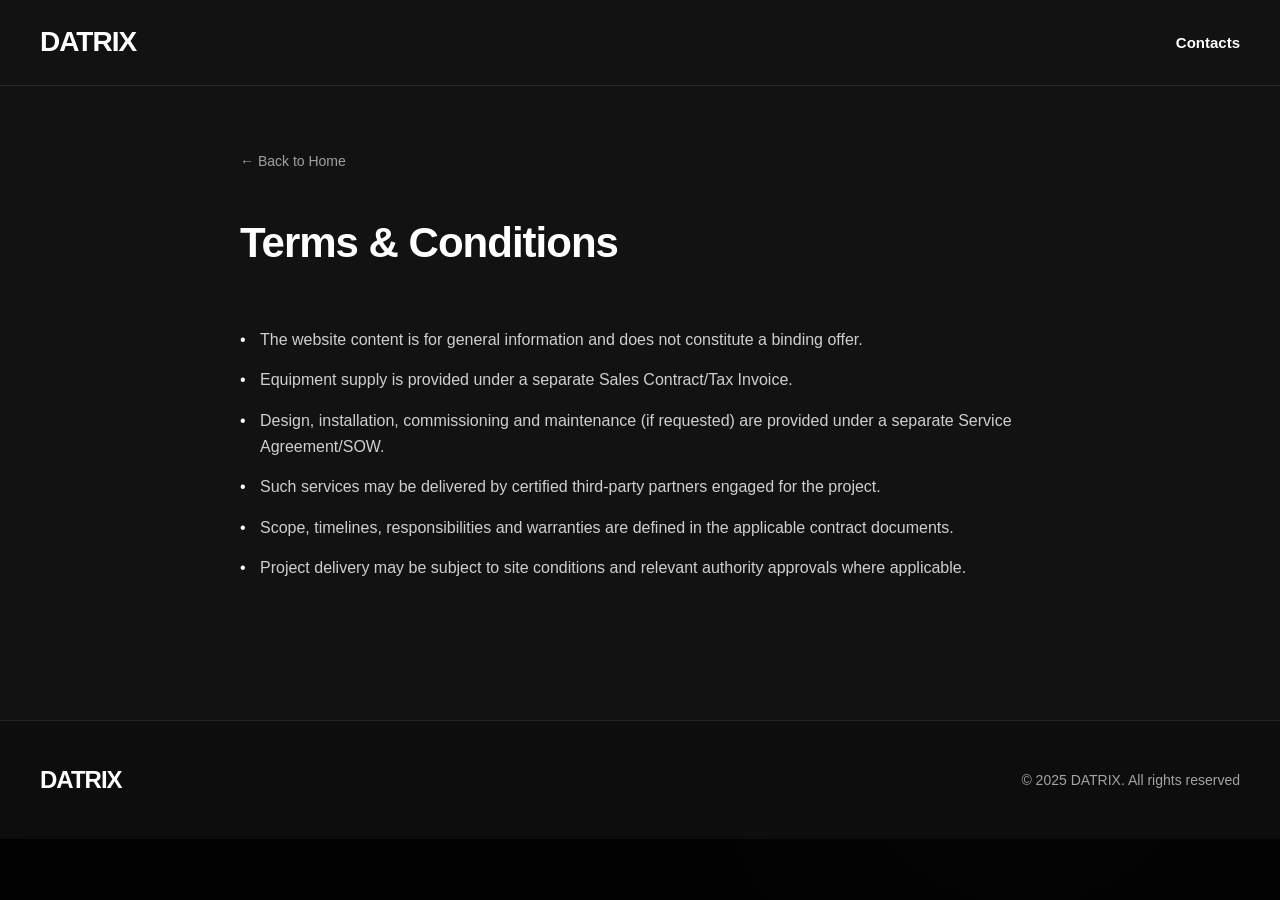
<file: terms.html>
<!DOCTYPE html>
<html lang="en">

<head>
  <meta charset="UTF-8">
  <meta name="viewport" content="width=device-width, initial-scale=1.0">

  <title>Terms & Conditions - DATRIX</title>
  <meta name="robots" content="noindex, follow">

  <link rel="stylesheet" href="assets/css/globals.css">
  <link rel="stylesheet" href="components/header/header.css">
  <link rel="stylesheet" href="components/solution-section/solution-section.css">
  <link rel="stylesheet" href="components/footer/footer.css">

  <link rel="icon" type="image/svg+xml" href="favicon.svg">
  <meta name="theme-color" content="#0A0A0A">
  <style>
      /* Дополнительные стили только для списка, чтобы он читался */
      .terms-list {
          list-style: none;
          padding: 0;
          margin-top: 30px;
      }
      .terms-list li {
          position: relative;
          padding-left: 20px;
          margin-bottom: 15px;
          color: rgba(255, 255, 255, 0.8);
          line-height: 1.6;
      }
      .terms-list li::before {
          content: "•";
          position: absolute;
          left: 0;
          color: #fff; /* Или акцентный цвет сайта, если есть */
      }
      .back-btn {
          display: inline-block;
          margin-bottom: 30px;
          color: rgba(255, 255, 255, 0.6);
          text-decoration: none;
          font-size: 14px;
          transition: color 0.3s;
      }
      .back-btn:hover {
          color: #fff;
      }
  </style>
</head>

<body>
  <header class="header">
    <div class="header__container">
      <a href="index.html" class="header__logo" id="header-logo-link">
        <span class="header__logo-text">DATRIX</span>
      </a>

      <nav class="header__nav">
          <ul class="header__menu">
          <li class="header__menu-item">
            <a href="index.html#contacts" class="header__menu-link">Contacts</a>
          </li>
        </ul>
      </nav>
    </div>
  </header>

  <section class="solution-section solution-section--black" style="min-height: 80vh; padding-top: 150px;">
    <div class="container">
      <div class="solution-section__content" style="text-align: left; max-width: 800px; margin: 0 auto;">
        
        <a href="index.html" class="back-btn" id="back-link">← Back to Home</a>

        <h1 class="solution-section__title" style="text-align: left;">Terms & Conditions</h1>

        <ul class="terms-list">
            <li>The website content is for general information and does not constitute a binding offer.</li>
            <li>Equipment supply is provided under a separate Sales Contract/Tax Invoice.</li>
            <li>Design, installation, commissioning and maintenance (if requested) are provided under a separate Service Agreement/SOW.</li>
            <li>Such services may be delivered by certified third-party partners engaged for the project.</li>
            <li>Scope, timelines, responsibilities and warranties are defined in the applicable contract documents.</li>
            <li>Project delivery may be subject to site conditions and relevant authority approvals where applicable.</li>
        </ul>

      </div>
    </div>
  </section>

  <footer class="footer">
    <div class="container">
      <div class="footer__content">
        <div class="footer__left">
          <a href="/" class="footer__logo">DATRIX</a>
        </div>

        <div class="footer__right">
          <p class="footer__copy">&copy; 2025 DATRIX. All rights reserved</p>
        </div>
      </div>
    </div>
  </footer>

  <script>
      document.addEventListener("DOMContentLoaded", function() {
          const backLink = document.getElementById('back-link');
          const logoLink = document.getElementById('header-logo-link');
          
          // Логика возврата на правильную языковую версию
          if (document.referrer && document.referrer.includes('/ar')) {
              const arPath = 'ar/index.html';
              backLink.href = arPath;
              logoLink.href = arPath;
          } else {
              const enPath = 'index.html';
              backLink.href = enPath;
              logoLink.href = enPath;
          }
      });
  </script>
</body>

</html>
</file>
<file: assets/css/globals.css>
/* assets/css/globals.css */
:root {
  --black: #000000;
  --dark-bg: #0A0A0A;
  --dark-secondary: #141414;
  --dark-tertiary: #1A1A1A;
  --dark-variant-1: #0D0D0D;
  --dark-variant-2: #121212;
  --dark-variant-3: #0F0F0F;
  --white: #FFFFFF;
  --gray-100: #F5F5F5;
  --gray-200: #E5E5E5;
  --gray-300: #D4D4D4;
  --gray-400: #A3A3A3;
  --gray-500: #737373;
  --gray-600: #525252;
  --gray-700: #404040;
  --gray-800: #262626;
  --accent-primary: #FFFFFF;
  --accent-gradient: linear-gradient(135deg, #FFFFFF 0%, #A3A3A3 100%);
  --text-primary: #FFFFFF;
  --text-secondary: #A3A3A3;
  --text-muted: #737373;
  --card-bg: rgba(26, 26, 26, 0.8);
  --card-border: rgba(255, 255, 255, 0.1);
  --card-border-hover: rgba(255, 255, 255, 0.3);
  --shadow-sm: 0 2px 8px rgba(0, 0, 0, 0.4);
  --shadow-md: 0 4px 16px rgba(0, 0, 0, 0.5);
  --shadow-lg: 0 8px 32px rgba(0, 0, 0, 0.6);
  --shadow-xl: 0 16px 48px rgba(0, 0, 0, 0.7);
  --shadow-glow-white: 0 8px 32px rgba(255, 255, 255, 0.15);
  --transition-fast: 0.2s ease;
  --transition-normal: 0.3s ease;
  --transition-slow: 0.5s ease;
  --border-radius-sm: 8px;
  --border-radius-md: 12px;
  --border-radius-lg: 16px;
  --border-radius-xl: 24px;
}

* {
  margin: 0;
  padding: 0;
  box-sizing: border-box;
  font-family: 'Montserrat', -apple-system, BlinkMacSystemFont, 'Segoe UI', sans-serif;
}

@import url('https://fonts.googleapis.com/css2?family=Montserrat:wght@300;400;500;600;700;800;900&display=swap');
@import url('https://fonts.googleapis.com/css2?family=Inter:wght@300;400;500;600;700;800;900&display=swap');

html {
  scroll-behavior: smooth;
}

body {
  font-size: 16px;
  line-height: 1.6;
  color: var(--text-primary);
  background: var(--black);
  overflow-x: hidden;
  width: 100%;
  max-width: 100vw;
  -webkit-font-smoothing: antialiased;
  -moz-osx-font-smoothing: grayscale;
}

body::before {
  content: '';
  position: fixed;
  top: 0;
  left: 0;
  width: 100%;
  height: 100%;
  background: radial-gradient(circle at 20% 50%, rgba(255, 255, 255, 0.03) 0%, transparent 50%),
              radial-gradient(circle at 80% 80%, rgba(255, 255, 255, 0.02) 0%, transparent 50%);
  pointer-events: none;
  z-index: 0;
}

h1, h2, h3, h4, h5, h6 {
  font-family: 'Inter', -apple-system, BlinkMacSystemFont, 'Segoe UI', sans-serif;
}

.container {
  width: 100%;
  max-width: 1440px;
  margin: 0 auto;
  padding: 0 40px;
  position: relative;
  z-index: 1;
}

@media (max-width: 768px) {
  .container {
    padding: 0 20px;
  }
}

img {
  max-width: 100%;
  height: auto;
  display: block;
}

a {
  text-decoration: none;
  color: inherit;
  transition: var(--transition-normal);
}

button {
  border: none;
  cursor: pointer;
  transition: var(--transition-normal);
}

input, textarea {
  font-family: inherit;
}

.btn {
  display: inline-flex;
  align-items: center;
  justify-content: center;
  padding: 14px 32px;
  font-size: 16px;
  font-weight: 600;
  border-radius: var(--border-radius-md);
  transition: var(--transition-normal);
  white-space: nowrap;
  position: relative;
  overflow: hidden;
}

.btn::before {
  content: '';
  position: absolute;
  top: 50%;
  left: 50%;
  width: 0;
  height: 0;
  border-radius: 50%;
  background: rgba(255, 255, 255, 0.1);
  transform: translate(-50%, -50%);
  transition: width 0.6s, height 0.6s;
}

.btn:hover::before {
  width: 300px;
  height: 300px;
}

.btn-primary {
  background: var(--white);
  color: var(--black);
}

.btn-primary:hover {
  transform: translateY(-2px);
  box-shadow: 0 8px 24px rgba(255, 255, 255, 0.2);
}

.btn-outline {
  background: transparent;
  color: var(--white);
  border: 2px solid var(--white);
}

.btn-outline:hover {
  background: var(--white);
  color: var(--black);
}
</file>
<file: components/header/header.css>
/* components\header\header.css */

.header {
    position: fixed;
    top: 0;
    left: 0;
    width: 100%;
    z-index: 1000;
    transition: all 0.3s ease;
    background: transparent;
    border-bottom: 1px solid var(--card-border);
    animation: slideDownFadeIn 0.5s ease-out;
}

@keyframes slideDownFadeIn {
    from {
        opacity: 0;
        transform: translateY(-100%);
    }
    to {
        opacity: 1;
        transform: translateY(0);
    }
}

.header.scrolled {
    background: rgba(0, 0, 0, 0.95);
    backdrop-filter: blur(20px);
    box-shadow: var(--shadow-lg);
    border-bottom-color: rgba(255, 255, 255, 0.15);
}

.header__container {
    display: flex;
    align-items: center;
    justify-content: space-between;
    padding: 20px 40px;
    max-width: 1440px;
    margin: 0 auto;
    transition: padding 0.3s ease;
}

.header.scrolled .header__container {
    padding: 16px 40px;
}

.header__logo {
    display: flex;
    align-items: center;
    gap: 12px;
    font-size: 28px;
    font-weight: 800;
    color: var(--white);
    z-index: 1001;
    letter-spacing: -1px;
    text-decoration: none;
    transition: all 0.3s ease;
    position: relative;
    animation: fadeInScale 0.4s ease-out 0.2s both;
}

@keyframes fadeInScale {
    from {
        opacity: 0;
        transform: scale(0.8);
    }
    to {
        opacity: 1;
        transform: scale(1);
    }
}

.header__logo::after {
    content: '';
    position: absolute;
    bottom: -4px;
    left: 0;
    width: 0;
    height: 2px;
    background: var(--accent-gradient);
    transition: width 0.3s ease;
}

.header__logo:hover::after {
    width: 100%;
}

.header__logo:hover {
    transform: scale(1.05);
    text-shadow: 0 2px 12px rgba(255, 255, 255, 0.15);
}

.header__logo-text {
    color: var(--white);
}

.header__nav {
    display: flex;
    align-items: center;
    gap: 48px;
}

.header__menu {
    display: flex;
    align-items: center;
    gap: 40px;
    list-style: none;
    margin: 0;
    padding: 0;
}

.header__menu-item {
    position: relative;
    animation: fadeInUp 0.35s ease-out both;
}

.header__menu-item:nth-child(1) { animation-delay: 0.25s; }
.header__menu-item:nth-child(2) { animation-delay: 0.3s; }
.header__menu-item:nth-child(3) { animation-delay: 0.35s; }
.header__menu-item:nth-child(4) { animation-delay: 0.4s; }
.header__menu-item:nth-child(5) { animation-delay: 0.45s; }

@keyframes fadeInUp {
    from {
        opacity: 0;
        transform: translateY(20px);
    }
    to {
        opacity: 1;
        transform: translateY(0);
    }
}

.header__menu-link {
    color: var(--white);
    font-size: 15px;
    font-weight: 600;
    position: relative;
    padding: 8px 0;
    text-decoration: none;
    transition: all 0.3s ease;
}

.header__menu-link::before {
    content: '';
    position: absolute;
    top: 50%;
    left: 50%;
    transform: translate(-50%, -50%);
    width: 0;
    height: 0;
    background: rgba(255, 255, 255, 0.1);
    border-radius: 50%;
    transition: all 0.4s ease;
    z-index: -1;
}

.header__menu-link:hover::before {
    width: 120%;
    height: 200%;
}

.header__menu-link:hover {
    color: var(--gray-100);
}

.header__menu-link::after {
    content: '';
    position: absolute;
    bottom: 0;
    left: 0;
    width: 0;
    height: 2px;
    background: var(--accent-gradient);
    transition: width 0.3s ease;
}

.header__menu-link:hover::after,
.header__menu-link.active::after {
    width: 100%;
}

.header__menu-link.active {
    color: var(--white);
}

.header__burger {
    display: none;
    flex-direction: column;
    gap: 5px;
    background: transparent;
    border: none;
    padding: 8px;
    cursor: pointer;
    z-index: 1001;
    transition: transform 0.3s ease;
}

.header__burger:hover {
    transform: scale(1.1);
}

.header__burger-line {
    width: 28px;
    height: 3px;
    background: var(--white);
    border-radius: 2px;
    transition: all 0.3s ease;
}

.header__burger:hover .header__burger-line {
    background: var(--gray-200);
}

.header__burger.active .header__burger-line:nth-child(1) {
    transform: rotate(45deg) translate(7px, 7px);
}

.header__burger.active .header__burger-line:nth-child(2) {
    opacity: 0;
}

.header__burger.active .header__burger-line:nth-child(3) {
    transform: rotate(-45deg) translate(7px, -7px);
}

/* Переключатель языков */
.header__lang-switch {
    display: flex;
    align-items: center;
    gap: 10px;
    margin-left: 20px;
    background-color: #0000002c;
}

.header__mobile-lang {
    display: none;
}

.lang-link {
    display: flex;
    align-items: center;
    justify-content: center;
    width: 34px;
    height: 34px;
    border: 1px solid rgba(255, 255, 255, 0.2);
    border-radius: 6px;
    font-size: 12px;
    font-weight: 700;
    color: #fff;
    text-decoration: none;
    transition: all 0.3s ease;
    text-transform: uppercase;
}

.lang-link:hover {
    background: rgba(255, 255, 255, 0.1);
    border-color: var(--white);
}

.lang-link--active {
    background: var(--accent-gradient);
    color: #363636;
    border-color: transparent;
    pointer-events: none;
}

@media (max-width: 1024px) {
    .header__menu {
        gap: 24px;
    }
    
    .header__nav {
        gap: 32px;
    }
}

@media (max-width: 768px) {
    .header__container {
        padding: 16px 20px;
    }
    
    .header.scrolled .header__container {
        padding: 14px 20px;
    }
    
    .header__burger {
        display: flex;
        animation: fadeInScale 0.4s ease-out 0.2s both;
    }
    
    .header__nav {
        position: fixed;
        top: 0;
        right: -100%;
        width: 100%;
        height: 100vh;
        background: rgba(0, 0, 0, 0.98);
        backdrop-filter: blur(20px);
        flex-direction: column;
        align-items: center;
        justify-content: center;
        padding: 80px 32px 32px;
        gap: 48px;
        transition: right 0.4s cubic-bezier(0.4, 0, 0.2, 1);
        overflow-y: auto;
    }
    
    .header__nav.active {
        right: 0;
    }
    
    .header__menu {
        flex-direction: column;
        align-items: center;
        gap: 32px;
        width: 100%;
    }
    
    .header__menu-item {
        animation: none;
    }
    
    .header__menu-link {
        font-size: 24px;
        width: 100%;
        text-align: center;
        padding: 12px 0;
    }

    .header__menu-link:hover {
        transform: scale(1.05);
    }

    .header__lang-switch {
        display: none;
    }

    .header__mobile-lang {
        display: flex;
        gap: 15px;
        margin-top: 20px;
        padding-top: 20px;
        border-top: 1px solid rgba(255, 255, 255, 0.1);
        width: 100%;
        justify-content: center;
    }

    .header__mobile-lang .lang-link {
        width: 44px;
        height: 44px;
        font-size: 14px;
    }
}
</file>
<file: components/hero/hero.css>
/* components/hero/hero.css */
.hero {
  min-height: 75vh;
  display: flex;
  align-items: center;
  justify-content: center;
  position: relative;
  overflow: hidden;
  padding: 140px 0 60px;
}

.hero__bg {
  position: absolute;
  top: 0;
  left: 0;
  width: 100%;
  height: 100%;
  z-index: 0;
  animation: fadeIn 0.8s ease-out;
}

[dir="rtl"] .hero__bg {
  transform: scaleX(-1);
}

@keyframes fadeIn {
  from {
    opacity: 0;
  }
  to {
    opacity: 1;
  }
}

.hero__bg-image {
  width: 100%;
  height: 100%;
  object-fit: cover;
  object-position: center;
  transition: transform 0.3s ease;
  animation: zoomOut 1s ease-out;
}

@keyframes zoomOut {
  from {
    transform: scale(1.1);
  }
  to {
    transform: scale(1);
  }
}

.hero:hover .hero__bg-image {
  transform: scale(1.02);
}

.hero__overlay {
  position: absolute;
  top: 0;
  left: 0;
  width: 100%;
  height: 100%;
  background: linear-gradient(to right, rgba(0, 0, 0, 0.95) 0%, rgba(0, 0, 0, 0.85) 50%, rgba(0, 0, 0, 0.7) 100%);
  transition: background 0.5s ease;
  animation: fadeIn 0.6s ease-out 0.2s both;
}

.hero:hover .hero__overlay {
  background: linear-gradient(to right, rgba(0, 0, 0, 0.93) 0%, rgba(0, 0, 0, 0.83) 50%, rgba(0, 0, 0, 0.68) 100%);
}

.hero__container {
  position: relative;
  z-index: 2;
  width: 100%;
  max-width: 1200px;
  margin: 0 auto;
  padding: 0 40px;
}

.hero__content {
  max-width: 700px;
  display: flex;
  flex-direction: column;
  gap: 28px;
}

.hero__label {
  display: inline-flex;
  align-items: center;
  gap: 10px;
  width: fit-content;
  font-size: 13px;
  font-weight: 600;
  color: var(--white);
  text-transform: uppercase;
  letter-spacing: 2px;
  padding: 8px 16px;
  background: rgba(255, 255, 255, 0.1);
  border-radius: 20px;
  backdrop-filter: blur(10px);
  transition: all 0.3s ease;
  border: 1px solid transparent;
  animation: fadeInRight 0.5s ease-out 0.4s both;
}

@keyframes fadeInRight {
  from {
    opacity: 0;
    transform: translateX(-30px);
  }
  to {
    opacity: 1;
    transform: translateX(0);
  }
}

.hero__label:hover {
  background: rgba(255, 255, 255, 0.15);
  border-color: rgba(255, 255, 255, 0.2);
  transform: translateX(4px);
}

.hero__title {
  font-size: 64px;
  font-weight: 900;
  line-height: 1.1;
  color: var(--white);
  margin: 0;
  letter-spacing: -1.5px;
  transition: transform 0.3s ease, text-shadow 0.3s ease;
  animation: fadeInUp 0.6s ease-out 0.5s both;
}

@keyframes fadeInUp {
  from {
    opacity: 0;
    transform: translateY(40px);
  }
  to {
    opacity: 1;
    transform: translateY(0);
  }
}

.hero__content:hover .hero__title {
  transform: translateX(4px);
  text-shadow: 0 4px 20px rgba(255, 255, 255, 0.1);
}

.hero__description {
  font-size: 19px;
  font-weight: 400;
  line-height: 1.6;
  color: var(--gray-300);
  margin: 0;
  max-width: 550px;
  transition: color 0.3s ease, transform 0.3s ease;
  animation: fadeInUp 0.6s ease-out 0.65s both;
}

.hero__content:hover .hero__description {
  color: var(--gray-200);
  transform: translateX(4px);
}

.hero__features {
  display: flex;
  align-items: center;
  gap: 20px;
  flex-wrap: wrap;
  animation: fadeInUp 0.6s ease-out 0.8s both;
}

.hero__feature {
  font-size: 14px;
  font-weight: 600;
  color: var(--white);
  padding: 10px 20px;
  background: rgba(255, 255, 255, 0.05);
  border: 1px solid rgba(255, 255, 255, 0.2);
  border-radius: 8px;
  backdrop-filter: blur(10px);
  transition: all 0.3s cubic-bezier(0.4, 0, 0.2, 1);
  position: relative;
  overflow: hidden;
}

.hero__feature::before {
  content: '';
  position: absolute;
  top: 0;
  left: -100%;
  width: 100%;
  height: 100%;
  background: linear-gradient(90deg, transparent, rgba(255, 255, 255, 0.1), transparent);
  transition: left 0.5s ease;
}

.hero__feature:hover::before {
  left: 100%;
}

.hero__feature:hover {
  background: rgba(255, 255, 255, 0.1);
  border-color: rgba(255, 255, 255, 0.4);
  transform: translateY(-2px);
  box-shadow: 0 4px 12px rgba(255, 255, 255, 0.1);
}

.hero__actions {
  display: flex;
  align-items: center;
  gap: 16px;
  margin-top: 8px;
  animation: fadeInUp 0.6s ease-out 0.95s both;
}

.hero__scroll {
  position: absolute;
  bottom: 30px;
  left: 50%;
  transform: translateX(-50%);
  display: flex;
  flex-direction: column;
  align-items: center;
  gap: 12px;
  z-index: 2;
  cursor: pointer;
  transition: all 0.3s ease;
  animation: fadeInUp 0.6s ease-out 1.1s both;
}

.hero__scroll:hover {
  transform: translateX(-50%) translateY(-4px);
}

.hero__scroll-text {
  font-size: 12px;
  font-weight: 600;
  color: var(--gray-400);
  text-transform: uppercase;
  letter-spacing: 2px;
  transition: color 0.3s ease;
}

.hero__scroll:hover .hero__scroll-text {
  color: var(--gray-300);
}

.hero__scroll-icon {
  width: 24px;
  height: 36px;
  border: 2px solid var(--gray-400);
  border-radius: 12px;
  position: relative;
  transition: all 0.3s ease;
}

.hero__scroll:hover .hero__scroll-icon {
  border-color: var(--gray-300);
  box-shadow: 0 0 12px rgba(255, 255, 255, 0.2);
}

.hero__scroll-icon::before {
  content: '';
  position: absolute;
  top: 6px;
  left: 50%;
  transform: translateX(-50%);
  width: 4px;
  height: 8px;
  background: var(--gray-400);
  border-radius: 2px;
  animation: scroll-down 2s infinite;
  transition: background 0.3s ease;
}

.hero__scroll:hover .hero__scroll-icon::before {
  background: var(--gray-300);
}

@keyframes scroll-down {
  0% {
    opacity: 1;
    transform: translateX(-50%) translateY(0);
  }
  50% {
    opacity: 0.5;
    transform: translateX(-50%) translateY(12px);
  }
  100% {
    opacity: 0;
    transform: translateX(-50%) translateY(12px);
  }
}

@media (max-width: 1024px) {
  .hero {
    min-height: 70vh;
    padding: 120px 0 50px;
  }

  .hero__title {
    font-size: 52px;
    letter-spacing: -1.2px;
  }
  
  .hero__description {
    font-size: 18px;
  }

  .hero__content {
    max-width: 650px;
    gap: 24px;
  }
  
  .hero__scroll {
    display: none;
  }
}

@media (max-width: 768px) {
  .hero {
    min-height: 65vh;
    padding: 110px 0 50px;
  }
  
  .hero__container {
    padding: 0 20px;
  }
  
  .hero__content {
    gap: 22px;
    max-width: 100%;
  }
  
  .hero__title {
    font-size: 38px;
    letter-spacing: -1px;
  }
  
  .hero__description {
    font-size: 16px;
    max-width: 100%;
  }

  .hero__features {
    gap: 12px;
  }

  .hero__feature {
    font-size: 13px;
    padding: 8px 16px;
  }
  
  .hero__actions {
    flex-direction: column;
    width: 100%;
    margin-top: 6px;
  }
  
  .btn {
    width: 100%;
  }
}

@media (max-width: 480px) {
  .hero {
    min-height: 60vh;
    padding: 100px 0 40px;
  }

  .hero__title {
    font-size: 32px;
  }
  
  .hero__description {
    font-size: 15px;
  }

  .hero__features {
    flex-direction: column;
    align-items: flex-start;
    width: 100%;
  }

  .hero__feature {
    width: 100%;
    text-align: center;
  }

  .hero__content {
    gap: 20px;
  }
}
</file>
<file: components/solution-section/solution-section.css>
/* components/solution-section/solution-section.css */

.solution-section {
  padding: 120px 0;
  position: relative;
  transition: background 0.5s ease;
}

.solution-section--dark {
  background: var(--dark-variant-1);
}

.solution-section--black {
  background: var(--dark-variant-2);
}

/* Добавляем subtle gradient overlay для визуального разделения */
.solution-section::before {
  content: '';
  position: absolute;
  top: 0;
  left: 0;
  width: 100%;
  height: 100%;
  opacity: 0;
  transition: opacity 0.5s ease;
  pointer-events: none;
  z-index: 0;
}

.solution-section--dark::before {
  background: radial-gradient(circle at 30% 50%, rgba(255, 255, 255, 0.03) 0%, transparent 60%);
}

.solution-section--black::before {
  background: radial-gradient(circle at 70% 50%, rgba(255, 255, 255, 0.02) 0%, transparent 60%);
}

.solution-section:hover::before {
  opacity: 1;
}

.solution-section__content {
  display: flex;
  flex-direction: column;
  gap: 16px;
  position: relative;
  z-index: 1;
}

.solution-section__title {
  font-size: 42px;
  font-weight: 800;
  line-height: 1.2;
  color: var(--white);
  margin: 0 0 12px 0;
  letter-spacing: -1px;
  text-align: center;
  position: relative;
  transition: transform 0.3s ease, text-shadow 0.3s ease;
}

.solution-section__title:hover {
  transform: translateY(-4px);
  text-shadow: 0 4px 20px rgba(255, 255, 255, 0.15);
}

.solution-section__subtitle {
  font-size: 32px;
  font-weight: 700;
  line-height: 1.3;
  color: var(--white);
  margin: 0;
  letter-spacing: -0.5px;
  text-align: center;
  margin-top: 60px;
  padding-top: 60px;
  border-top: 1px solid var(--card-border);
  position: relative;
  transition: transform 0.3s ease;
}

.solution-section__subtitle::before {
  content: '';
  position: absolute;
  top: -1px;
  left: 50%;
  transform: translateX(-50%) scaleX(0);
  width: 200px;
  height: 2px;
  background: var(--white);
  transition: transform 0.5s ease;
}

.solution-section__subtitle:hover::before {
  transform: translateX(-50%) scaleX(1);
}

.solution-section__text {
  font-size: 18px;
  font-weight: 400;
  line-height: 1.5;
  color: var(--gray-300);
  margin: 0;
  padding: 20px 32px;
  background: rgba(255, 255, 255, 0.03);
  border-left: 3px solid var(--white);
  border-radius: var(--border-radius-md);
  transition: all 0.3s ease;
  position: relative;
}

/* УБИРАЕМ АНИМАЦИЮ ЛЕВОЙ ЛИНИИ ДЛЯ ТЕКСТОВЫХ БЛОКОВ */
/* .solution-section__text::before убрали */

.solution-section__text:hover {
  background: rgba(255, 255, 255, 0.06);
  transform: translateX(8px);
  box-shadow: -4px 0 16px rgba(255, 255, 255, 0.08);
}

.solution-section__advantages {
  display: grid;
  grid-template-columns: repeat(2, 1fr);
  gap: 20px;
  margin-top: 24px;
}

.solution-section__advantage {
  display: flex;
  flex-direction: column;
  gap: 12px;
  padding: 28px;
  background: rgba(255, 255, 255, 0.02);
  border: 1px solid var(--card-border);
  border-radius: var(--border-radius-md);
  transition: all 0.4s cubic-bezier(0.4, 0, 0.2, 1);
  cursor: pointer;
  position: relative;
  overflow: hidden;
}

/* Разные оттенки фона для визуального разделения */
.solution-section__advantage:nth-child(1) {
  background: rgba(255, 255, 255, 0.02);
}

.solution-section__advantage:nth-child(2) {
  background: rgba(255, 255, 255, 0.03);
}

.solution-section__advantage:nth-child(3) {
  background: rgba(255, 255, 255, 0.025);
}

.solution-section__advantage:last-child {
  grid-column: 1 / -1;
  background: rgba(255, 255, 255, 0.035);
}

.solution-section__advantage::before {
  content: '';
  position: absolute;
  top: 0;
  left: 0;
  width: 4px;
  height: 0;
  background: var(--accent-gradient);
  transition: height 0.4s ease;
  z-index: 0;
}

.solution-section__advantage::after {
  content: '';
  position: absolute;
  top: 0;
  left: 0;
  width: 100%;
  height: 100%;
  background: radial-gradient(circle at 50% 50%, rgba(255, 255, 255, 0.05) 0%, transparent 70%);
  opacity: 0;
  transition: opacity 0.4s ease;
  z-index: 0;
}

.solution-section__advantage:hover::before {
  height: 100%;
}

.solution-section__advantage:hover::after {
  opacity: 1;
}

.solution-section__advantage:hover {
  border-color: var(--card-border-hover);
  transform: translateY(-8px) scale(1.02);
  box-shadow: var(--shadow-glow-white);
  background: rgba(255, 255, 255, 0.06);
}

.solution-section__advantage-title {
  font-size: 19px;
  font-weight: 700;
  line-height: 1.3;
  color: var(--white);
  margin: 0;
  position: relative;
  z-index: 1;
  transition: transform 0.3s ease;
}

.solution-section__advantage:hover .solution-section__advantage-title {
  transform: translateX(4px);
}

.solution-section__advantage-text {
  font-size: 16px;
  font-weight: 400;
  line-height: 1.5;
  color: var(--gray-400);
  margin: 0;
  position: relative;
  z-index: 1;
  transition: color 0.3s ease;
}

.solution-section__advantage:hover .solution-section__advantage-text {
  color: var(--gray-300);
}

.solution-section__images {
  display: grid;
  grid-template-columns: repeat(3, 1fr);
  gap: 24px;
  margin-top: 24px;
}

.solution-section__images--four-col {
  grid-template-columns: repeat(4, 1fr);
}

.solution-section__images--two-col {
  grid-template-columns: repeat(2, 1fr);
}

.solution-section__image-wrapper {
  width: 100%;
  aspect-ratio: 4 / 3;
  border-radius: var(--border-radius-lg);
  overflow: hidden;
  background: var(--dark-secondary);
  border: 1px solid var(--card-border);
  transition: all 0.4s cubic-bezier(0.4, 0, 0.2, 1);
  display: flex;
  align-items: center;
  justify-content: center;
  position: relative;
}

.solution-section__image-wrapper::before {
  content: '';
  position: absolute;
  inset: 0;
  background: linear-gradient(135deg, rgba(255, 255, 255, 0.05) 0%, rgba(255, 255, 255, 0.02) 100%);
  opacity: 0;
  transition: opacity 0.4s ease;
  z-index: 1;
}

.solution-section__image-wrapper:hover::before {
  opacity: 1;
}

.solution-section__image-wrapper:hover {
  border-color: var(--card-border-hover);
  transform: translateY(-8px) scale(1.03);
  box-shadow: var(--shadow-lg), 0 0 30px rgba(255, 255, 255, 0.1);
}

.solution-section__image {
  width: 100%;
  height: 100%;
  object-fit: cover;
  object-position: center;
  transition: transform 0.6s cubic-bezier(0.4, 0, 0.2, 1);
}

.solution-section__image-wrapper:hover .solution-section__image {
  transform: scale(1.1);
}

@media (max-width: 1400px) {
  .solution-section__images--four-col {
    grid-template-columns: repeat(2, 1fr);
  }
}

@media (max-width: 1024px) {
  .solution-section {
    padding: 80px 0;
  }

  .solution-section__content {
    gap: 14px;
  }

  .solution-section__title {
    font-size: 36px;
    margin-bottom: 10px;
  }

  .solution-section__subtitle {
    font-size: 28px;
    margin-top: 50px;
    padding-top: 50px;
  }

  .solution-section__text {
    font-size: 17px;
    line-height: 1.5;
    padding: 18px 24px;
  }

  .solution-section__advantages {
    gap: 16px;
    margin-top: 20px;
  }

  .solution-section__advantage {
    padding: 24px;
  }

  .solution-section__advantage-title {
    font-size: 18px;
  }

  .solution-section__advantage-text {
    font-size: 15px;
  }

  .solution-section__images {
    margin-top: 20px;
  }
}

@media (max-width: 768px) {
  .solution-section {
    padding: 60px 0;
  }

  .solution-section__content {
    gap: 12px;
  }

  .solution-section__title {
    font-size: 32px;
    text-align: left;
    margin-bottom: 8px;
  }

  .solution-section__subtitle {
    font-size: 26px;
    text-align: left;
    margin-top: 40px;
    padding-top: 40px;
  }

  .solution-section__text {
    font-size: 16px;
    line-height: 1.5;
    padding: 16px 20px;
  }

  .solution-section__advantages {
    grid-template-columns: 1fr;
    gap: 14px;
    margin-top: 16px;
  }

  .solution-section__advantage {
    cursor: default;
    padding: 20px;
  }

  .solution-section__advantage:last-child {
    grid-column: 1;
  }

  .solution-section__advantage-title {
    font-size: 17px;
  }

  .solution-section__advantage-text {
    font-size: 15px;
    line-height: 1.6;
  }

  .solution-section__images,
  .solution-section__images--four-col,
  .solution-section__images--two-col {
    grid-template-columns: 1fr;
    gap: 16px;
    margin-top: 16px;
  }
}

@media (max-width: 480px) {
  .solution-section__title {
    font-size: 28px;
  }

  .solution-section__subtitle {
    font-size: 24px;
    margin-top: 32px;
    padding-top: 32px;
  }

  .solution-section__text {
    font-size: 15px;
    line-height: 1.5;
    padding: 14px 16px;
  }

  .solution-section__advantage {
    padding: 18px;
  }

  .solution-section__advantage-title {
    font-size: 16px;
  }

  .solution-section__advantage-text {
    font-size: 14px;
  }
}
</file>
<file: components/infrastructure/infrastructure.css>
/* components/infrastructure/infrastructure.css */

.infrastructure {
  padding: 120px 0;
  background: var(--dark-variant-3);
  position: relative;
  transition: background 0.5s ease;
}

/* Добавляем subtle gradient overlay при наведении на секцию */
.infrastructure::before {
  content: '';
  position: absolute;
  top: 0;
  left: 0;
  width: 100%;
  height: 100%;
  background: radial-gradient(circle at 50% 50%, rgba(255, 255, 255, 0.03) 0%, transparent 60%);
  opacity: 0;
  transition: opacity 0.6s ease;
  pointer-events: none;
  z-index: 0;
}

.infrastructure:hover::before {
  opacity: 1;
}

.infrastructure__header {
  text-align: center;
  margin-bottom: 60px;
  position: relative;
  z-index: 1;
}

.infrastructure__title {
  font-size: 48px;
  font-weight: 800;
  line-height: 1.2;
  color: var(--white);
  margin: 0 0 20px 0;
  letter-spacing: -1px;
  transition: transform 0.3s ease, text-shadow 0.3s ease;
  display: inline-block;
}

.infrastructure__title:hover {
  transform: translateY(-4px);
  text-shadow: 0 4px 20px rgba(255, 255, 255, 0.15);
}

.infrastructure__description {
  font-size: 18px;
  font-weight: 400;
  line-height: 1.6;
  color: var(--gray-300);
  margin: 0;
  max-width: 800px;
  margin-left: auto;
  margin-right: auto;
  transition: color 0.3s ease;
}

.infrastructure__header:hover .infrastructure__description {
  color: var(--gray-200);
}

.infrastructure__grid {
  display: grid;
  grid-template-columns: repeat(4, 1fr);
  gap: 32px;
  position: relative;
  z-index: 1;
}

.infrastructure__card {
  background: var(--dark-secondary);
  border: 1px solid var(--card-border);
  border-radius: var(--border-radius-lg);
  overflow: hidden;
  transition: all 0.4s cubic-bezier(0.4, 0, 0.2, 1);
  position: relative;
  cursor: pointer;
  display: flex;
  flex-direction: column;
}

/* Разные оттенки для визуального разделения карточек */
.infrastructure__card:nth-child(4n+1) {
  background: rgba(20, 20, 20, 0.9);
}

.infrastructure__card:nth-child(4n+2) {
  background: rgba(18, 18, 18, 0.9);
}

.infrastructure__card:nth-child(4n+3) {
  background: rgba(22, 22, 22, 0.9);
}

.infrastructure__card:nth-child(4n+4) {
  background: rgba(16, 16, 16, 0.9);
}

/* Эффект свечения при наведении */
.infrastructure__card::before {
  content: '';
  position: absolute;
  top: 0;
  left: 0;
  width: 100%;
  height: 4px;
  background: var(--accent-gradient);
  transform: scaleX(0);
  transform-origin: left;
  transition: transform 0.4s ease;
  z-index: 2;
}

.infrastructure__card:hover::before {
  transform: scaleX(1);
}

.infrastructure__card:hover {
  border-color: var(--card-border-hover);
  transform: translateY(-12px) scale(1.02);
  box-shadow: var(--shadow-glow-white);
  background: rgba(26, 26, 26, 0.95);
}

.infrastructure__card-image {
  width: 100%;
  aspect-ratio: 4 / 3;
  overflow: hidden;
  background: var(--black);
  display: flex;
  align-items: center;
  justify-content: center;
  flex-shrink: 0;
  position: relative;
}

.infrastructure__card-image::before {
  content: '';
  position: absolute;
  inset: 0;
  background: linear-gradient(180deg, transparent 0%, rgba(0, 0, 0, 0.5) 100%);
  opacity: 0;
  transition: opacity 0.4s ease;
  z-index: 1;
}

.infrastructure__card:hover .infrastructure__card-image::before {
  opacity: 1;
}

.infrastructure__card-image img {
  width: 100%;
  height: 100%;
  object-fit: cover;
  object-position: center;
  transition: transform 0.6s cubic-bezier(0.4, 0, 0.2, 1), filter 0.4s ease;
}

.infrastructure__card:hover .infrastructure__card-image img {
  transform: scale(1.08);
  filter: brightness(1.1);
}

.infrastructure__card-content {
  padding: 24px;
  background: rgba(0, 0, 0, 0.4);
  backdrop-filter: blur(10px);
  border-top: 1px solid var(--card-border);
  flex-grow: 1;
  display: flex;
  align-items: center;
  transition: background 0.3s ease;
}

.infrastructure__card:hover .infrastructure__card-content {
  background: rgba(0, 0, 0, 0.6);
}

.infrastructure__card-title {
  font-size: 18px;
  font-weight: 600;
  line-height: 1.4;
  color: var(--white);
  margin: 0;
  transition: transform 0.3s ease, color 0.3s ease;
}

.infrastructure__card:hover .infrastructure__card-title {
  transform: translateX(4px);
  color: var(--gray-100);
}

.infrastructure__card-overlay {
  position: absolute;
  top: 0;
  left: 0;
  width: 100%;
  height: 100%;
  background: rgba(0, 0, 0, 0.97);
  backdrop-filter: blur(20px);
  padding: 24px;
  display: flex;
  flex-direction: column;
  justify-content: flex-start;
  opacity: 0;
  transition: opacity 0.4s cubic-bezier(0.4, 0, 0.2, 1);
  pointer-events: none;
  overflow-y: auto;
  border: 1px solid var(--card-border-hover);
}

.infrastructure__card:hover .infrastructure__card-overlay {
  opacity: 1;
  pointer-events: auto;
}

.infrastructure__card-overlay-title {
  font-size: 18px;
  font-weight: 700;
  line-height: 1.3;
  color: var(--white);
  margin: 0 0 12px 0;
  flex-shrink: 0;
  padding-bottom: 12px;
  border-bottom: 2px solid rgba(255, 255, 255, 0.1);
}

.infrastructure__card-overlay-text {
  font-size: 14px;
  font-weight: 400;
  line-height: 1.6;
  color: var(--gray-300);
  margin: 0;
}

/* Кастомный скроллбар для оверлея */
.infrastructure__card-overlay::-webkit-scrollbar {
  width: 6px;
}

.infrastructure__card-overlay::-webkit-scrollbar-track {
  background: rgba(255, 255, 255, 0.05);
  border-radius: 3px;
}

.infrastructure__card-overlay::-webkit-scrollbar-thumb {
  background: rgba(255, 255, 255, 0.2);
  border-radius: 3px;
  transition: background 0.3s ease;
}

.infrastructure__card-overlay::-webkit-scrollbar-thumb:hover {
  background: rgba(255, 255, 255, 0.3);
}

/* Firefox */
.infrastructure__card-overlay {
  scrollbar-width: thin;
  scrollbar-color: rgba(255, 255, 255, 0.2) rgba(255, 255, 255, 0.05);
}

@media (max-width: 1400px) {
  .infrastructure__grid {
    grid-template-columns: repeat(3, 1fr);
  }
}

@media (max-width: 1024px) {
  .infrastructure {
    padding: 80px 0;
  }

  .infrastructure__header {
    margin-bottom: 48px;
  }

  .infrastructure__title {
    font-size: 40px;
  }

  .infrastructure__description {
    font-size: 17px;
  }

  .infrastructure__grid {
    grid-template-columns: repeat(2, 1fr);
    gap: 24px;
  }

  .infrastructure__card-content {
    padding: 20px;
  }

  .infrastructure__card-title {
    font-size: 17px;
  }

  .infrastructure__card-overlay {
    padding: 20px;
  }

  .infrastructure__card-overlay-title {
    font-size: 17px;
  }

  .infrastructure__card-overlay-text {
    font-size: 13px;
  }
}

@media (max-width: 768px) {
  .infrastructure {
    padding: 60px 0;
  }

  .infrastructure__header {
    margin-bottom: 40px;
  }

  .infrastructure__title {
    font-size: 32px;
  }

  .infrastructure__description {
    font-size: 16px;
  }

  .infrastructure__grid {
    grid-template-columns: 1fr;
    gap: 20px;
  }

  .infrastructure__card {
    cursor: default;
  }

  .infrastructure__card:hover {
    transform: none;
  }

  .infrastructure__card-content {
    padding: 20px;
  }

  .infrastructure__card-title {
    font-size: 16px;
  }

  .infrastructure__card-overlay {
    position: static;
    opacity: 1;
    background: rgba(0, 0, 0, 0.6);
    padding: 20px;
    border-top: 1px solid var(--card-border);
    border: none;
    overflow-y: visible;
  }

  .infrastructure__card-overlay-title {
    display: none;
  }

  .infrastructure__card-overlay-text {
    font-size: 14px;
  }
}

@media (max-width: 480px) {
  .infrastructure__title {
    font-size: 28px;
  }

  .infrastructure__description {
    font-size: 15px;
  }
}
</file>
<file: components/contacts/contacts.css>
/* components/contacts/contacts.css */
.contacts {
  padding: 120px 0;
  background: var(--black);
  position: relative;
  overflow: hidden;
}

.contacts::before {
  content: '';
  position: absolute;
  top: 0;
  left: 0;
  width: 100%;
  height: 100%;
  background: radial-gradient(circle at 30% 50%, rgba(255, 255, 255, 0.02) 0%, transparent 60%);
  opacity: 0;
  transition: opacity 0.6s ease;
  pointer-events: none;
  z-index: 0;
}

.contacts:hover::before {
  opacity: 1;
}

.contacts__wrapper {
  display: grid;
  grid-template-columns: 1fr 1fr;
  gap: 48px;
  align-items: start;
  position: relative;
  z-index: 1;
}

.contacts__info {
  display: flex;
  flex-direction: column;
  gap: 32px;
  width: 100%;
}

.contacts__title {
  font-size: 48px;
  font-weight: 800;
  line-height: 1.2;
  color: var(--white);
  margin: 0;
  letter-spacing: -1px;
  transition: transform 0.3s ease, text-shadow 0.3s ease;
}

.contacts__title:hover {
  transform: translateY(-4px);
  text-shadow: 0 4px 20px rgba(255, 255, 255, 0.12);
}

.contacts__subtitle {
  font-size: 20px;
  font-weight: 400;
  line-height: 1.6;
  color: var(--gray-300);
  margin: 0;
  transition: color 0.3s ease;
}

.contacts__info:hover .contacts__subtitle {
  color: var(--gray-200);
}

.contacts__items {
  display: flex;
  flex-direction: column;
  gap: 32px;
  margin-top: 16px;
  width: 100%;
}

.contacts__item {
  display: flex;
  align-items: flex-start;
  gap: 20px;
  padding: 24px;
  background: rgba(255, 255, 255, 0.02);
  border: 1px solid var(--card-border);
  border-radius: var(--border-radius-lg);
  transition: all 0.4s cubic-bezier(0.4, 0, 0.2, 1);
  position: relative;
  overflow: hidden;
  width: 100%;
}

.contacts__item:nth-child(1) {
  background: rgba(255, 255, 255, 0.02);
}

.contacts__item:nth-child(2) {
  background: rgba(255, 255, 255, 0.025);
}

.contacts__item:nth-child(3) {
  background: rgba(255, 255, 255, 0.03);
}

.contacts__item::before {
  content: '';
  position: absolute;
  left: 0;
  top: 0;
  width: 4px;
  height: 0;
  background: var(--accent-gradient);
  transition: height 0.4s ease;
  z-index: 0;
}

.contacts__item::after {
  content: '';
  position: absolute;
  top: 0;
  left: 0;
  width: 100%;
  height: 100%;
  background: radial-gradient(circle at 20% 50%, rgba(255, 255, 255, 0.05) 0%, transparent 70%);
  opacity: 0;
  transition: opacity 0.4s ease;
  z-index: 0;
}

.contacts__item:hover::before {
  height: 100%;
}

.contacts__item:hover::after {
  opacity: 1;
}

.contacts__item:hover {
  background: rgba(255, 255, 255, 0.06);
  border-color: var(--card-border-hover);
  transform: translateX(12px);
  box-shadow: var(--shadow-glow-white);
}

.contacts__item-icon {
  width: 48px;
  height: 48px;
  display: flex;
  align-items: center;
  justify-content: center;
  background: rgba(255, 255, 255, 0.05);
  border: 1px solid var(--card-border);
  border-radius: 12px;
  color: var(--white);
  flex-shrink: 0;
  transition: all 0.3s ease;
  position: relative;
  z-index: 1;
}

.contacts__item:hover .contacts__item-icon {
  background: rgba(255, 255, 255, 0.1);
  border-color: var(--card-border-hover);
  transform: scale(1.1) rotate(5deg);
  box-shadow: 0 4px 12px rgba(255, 255, 255, 0.15);
}

.contacts__item-content {
  display: flex;
  flex-direction: column;
  gap: 8px;
  flex: 1;
  position: relative;
  z-index: 1;
  min-width: 0;
}

.contacts__item-title {
  font-size: 16px;
  font-weight: 600;
  line-height: 1.4;
  color: var(--gray-400);
  margin: 0;
  text-transform: uppercase;
  letter-spacing: 1px;
  transition: color 0.3s ease;
}

.contacts__item:hover .contacts__item-title {
  color: var(--gray-300);
}

.contacts__item-link {
  font-size: 20px;
  font-weight: 600;
  line-height: 1.4;
  color: var(--white);
  transition: all 0.3s ease;
  position: relative;
  width: fit-content;
  max-width: 100%;
  word-break: break-word;
  overflow-wrap: break-word;
}

.contacts__item-link::after {
  content: '';
  position: absolute;
  bottom: -2px;
  left: 0;
  width: 0;
  height: 2px;
  background: var(--accent-gradient);
  transition: width 0.3s ease;
}

.contacts__item-link:hover::after {
  width: 100%;
}

.contacts__item-link:hover {
  color: var(--gray-100);
  transform: translateX(4px);
}

.contacts__item-text {
  font-size: 20px;
  font-weight: 600;
  line-height: 1.4;
  color: var(--white);
  margin: 0;
  transition: all 0.3s ease;
  word-break: break-word;
  overflow-wrap: break-word;
}

.contacts__item:hover .contacts__item-text {
  color: var(--gray-100);
  transform: translateX(4px);
}

.contacts__map {
  width: 100%;
  height: 100%;
  min-height: 500px;
  border-radius: var(--border-radius-lg);
  overflow: hidden;
  border: 1px solid var(--card-border);
  position: sticky;
  top: 100px;
  transition: all 0.4s ease;
}

.contacts__map:hover {
  border-color: var(--card-border-hover);
  box-shadow: var(--shadow-glow-white);
  transform: scale(1.01);
}

.contacts__map-iframe {
  width: 100%;
  height: 100%;
  min-height: 500px;
  border: none;
  transition: filter 0.3s ease;
}

.contacts__map:hover .contacts__map-iframe {
  filter: brightness(1.05);
}

@media (max-width: 1024px) {
  .contacts {
    padding: 80px 0;
  }

  .contacts__wrapper {
    gap: 40px;
  }

  .contacts__title {
    font-size: 40px;
  }

  .contacts__subtitle {
    font-size: 18px;
  }

  .contacts__item-link,
  .contacts__item-text {
    font-size: 18px;
  }

  .contacts__map {
    min-height: 400px;
  }

  .contacts__map-iframe {
    min-height: 400px;
  }
}

@media (max-width: 768px) {
  .contacts {
    padding: 60px 0;
  }

  .contacts__wrapper {
    grid-template-columns: 1fr;
    gap: 32px;
  }

  .contacts__info {
    gap: 24px;
  }

  .contacts__title {
    font-size: 32px;
  }

  .contacts__subtitle {
    font-size: 16px;
  }

  .contacts__items {
    gap: 20px;
    margin-top: 8px;
  }

  .contacts__item {
    padding: 20px;
    gap: 16px;
  }

  .contacts__item-icon {
    width: 40px;
    height: 40px;
  }

  .contacts__item-title {
    font-size: 14px;
  }

  .contacts__item-link,
  .contacts__item-text {
    font-size: 16px;
  }

  .contacts__map {
    position: static;
    min-height: 350px;
    max-width: 100%;
  }

  .contacts__map-iframe {
    min-height: 350px;
  }
}

@media (max-width: 480px) {
  .contacts__title {
    font-size: 28px;
  }

  .contacts__map {
    min-height: 300px;
  }

  .contacts__map-iframe {
    min-height: 300px;
  }
}
</file>
<file: components/footer/footer.css>
/* components/footer/footer.css */

.footer {
    padding: 40px 0;
    background: var(--dark-variant-1);
    border-top: 1px solid var(--card-border);
    position: relative;
    transition: background 0.5s ease;
}

.footer::before {
    content: '';
    position: absolute;
    top: 0;
    left: 0;
    width: 100%;
    height: 100%;
    background: radial-gradient(circle at 50% 0%, rgba(255, 255, 255, 0.02) 0%, transparent 50%);
    opacity: 0;
    transition: opacity 0.5s ease;
    pointer-events: none;
    z-index: 0;
}

.footer:hover::before {
    opacity: 1;
}

.footer__content {
    display: flex;
    align-items: center;
    justify-content: space-between;
    gap: 32px;
    position: relative;
    z-index: 1;
}

.footer__left {
    display: flex;
    flex-direction: column;
    gap: 12px;
    transition: transform 0.3s ease;
}

.footer__left:hover {
    transform: translateX(4px);
}

.footer__logo {
    font-size: 24px;
    font-weight: 800;
    color: var(--white);
    letter-spacing: -1px;
    transition: all 0.3s ease;
    position: relative;
    display: inline-block;
    width: fit-content;
    text-decoration: none;
}

.footer__logo::after {
    content: '';
    position: absolute;
    bottom: -4px;
    left: 0;
    width: 0;
    height: 2px;
    background: var(--accent-gradient);
    transition: width 0.3s ease;
}

.footer__logo:hover::after {
    width: 100%;
}

.footer__logo:hover {
    text-shadow: 0 2px 12px rgba(255, 255, 255, 0.15);
    transform: translateY(-2px);
}

.footer__text {
    font-size: 14px;
    font-weight: 400;
    color: var(--gray-400);
    margin: 0;
    transition: color 0.3s ease;
}

.footer__left:hover .footer__text {
    color: var(--gray-300);
}

.footer__right {
    display: flex;
    flex-direction: column;
    align-items: flex-end;
    gap: 15px;
    transition: transform 0.3s ease;
}

.footer__right:hover {
    transform: translateX(-4px);
}

.footer__copy {
    font-size: 14px;
    font-weight: 400;
    color: var(--gray-400);
    margin: 0;
    transition: color 0.3s ease;
    position: relative;
    padding-left: 16px;
}

.footer__copy::before {
    content: '';
    position: absolute;
    left: 0;
    top: 50%;
    transform: translateY(-50%);
    width: 4px;
    height: 0;
    background: var(--accent-gradient);
    transition: height 0.3s ease;
}

.footer__right:hover .footer__copy {
    color: var(--gray-300);
}

.footer__right:hover .footer__copy::before {
    height: 100%;
}

.footer__lang-switch {
    display: flex;
    gap: 10px;
}

.footer__lang-link {
    display: flex;
    align-items: center;
    justify-content: center;
    padding: 6px 12px;
    border: 1px solid rgba(255, 255, 255, 0.15);
    border-radius: 4px;
    font-size: 12px;
    color: var(--gray-400);
    text-decoration: none;
    transition: var(--transition);
}

.footer__lang-link:hover {
    border-color: var(--white);
    color: var(--white);
}

.footer__lang-link--active {
    background: rgba(255, 255, 255, 0.1);
    border-color: transparent;
    color: var(--white);
    pointer-events: none;
}

@media (max-width: 768px) {
    .footer {
        padding: 32px 0;
    }

    .footer__content {
        flex-direction: column;
        align-items: flex-start;
        gap: 24px;
    }

    .footer__right {
        align-items: flex-start;
        width: 100%;
    }

    .footer__logo {
        font-size: 20px;
    }

    .footer__text,
    .footer__copy {
        font-size: 13px;
    }

    .footer__copy {
        padding-left: 12px;
    }
}
</file>
<file: assets/css/animations.css>
/* assets/css/animations.css */

/* Базовые стили для анимируемых элементов */
.fade-up,
.fade-down,
.fade-left,
.fade-right,
.scale-in,
.rotate-in {
  opacity: 0;
  transition: opacity 0.8s cubic-bezier(0.25, 0.46, 0.45, 0.94),
              transform 0.8s cubic-bezier(0.25, 0.46, 0.45, 0.94);
  will-change: opacity, transform;
}

/* Fade Up - появление снизу вверх */
.fade-up {
  transform: translateY(60px);
}

.fade-up.animate-in {
  opacity: 1;
  transform: translateY(0);
}

/* Fade Down - появление сверху вниз */
.fade-down {
  transform: translateY(-60px);
}

.fade-down.animate-in {
  opacity: 1;
  transform: translateY(0);
}

/* Fade Left - появление справа налево */
.fade-left {
  transform: translateX(60px);
}

.fade-left.animate-in {
  opacity: 1;
  transform: translateX(0);
}

/* Fade Right - появление слева направо */
.fade-right {
  transform: translateX(-60px);
}

.fade-right.animate-in {
  opacity: 1;
  transform: translateX(0);
}

/* Scale In - появление с увеличением */
.scale-in {
  transform: scale(0.9);
}

.scale-in.animate-in {
  opacity: 1;
  transform: scale(1);
}

/* Rotate In - появление с поворотом */
.rotate-in {
  transform: rotate(-5deg) scale(0.95);
}

.rotate-in.animate-in {
  opacity: 1;
  transform: rotate(0deg) scale(1);
}

/* Специальные эффекты для hero */
.hero__content.fade-up {
  transform: translateY(80px);
  transition-duration: 1s;
}

.hero__content.fade-up.animate-in {
  opacity: 1;
  transform: translateY(0);
}

/* Специальные эффекты для заголовков секций */
.solution-section__title.fade-down,
.infrastructure__header.fade-down {
  transition-duration: 1s;
}

.solution-section__title.fade-down.animate-in,
.infrastructure__header.fade-down.animate-in {
  opacity: 1;
  transform: translateY(0);
}

/* Специальные эффекты для карточек */
.infrastructure__card.fade-up {
  transition-duration: 0.7s;
}

.infrastructure__card.fade-up.animate-in {
  opacity: 1;
  transform: translateY(0);
}

.solution-section__advantage.scale-in {
  transition-duration: 0.6s;
}

.solution-section__advantage.scale-in.animate-in {
  opacity: 1;
  transform: scale(1);
}

/* Специальные эффекты для изображений */
.solution-section__image-wrapper.fade-up {
  transition-duration: 0.7s;
}

.solution-section__image-wrapper.fade-up.animate-in {
  opacity: 1;
  transform: translateY(0);
}

/* Специальные эффекты для контактов */
.contacts__info.fade-right,
.contacts__map.fade-left {
  transition-duration: 1s;
}

.contacts__info.fade-right.animate-in {
  opacity: 1;
  transform: translateX(0);
}

.contacts__map.fade-left.animate-in {
  opacity: 1;
  transform: translateX(0);
}

.contacts__item.fade-left {
  transition-duration: 0.6s;
}

.contacts__item.fade-left.animate-in {
  opacity: 1;
  transform: translateX(0);
}

/* Дополнительные эффекты для текста */
.solution-section__text.fade-left {
  transition-duration: 0.7s;
}

.solution-section__text.fade-left.animate-in {
  opacity: 1;
  transform: translateX(0);
}

.solution-section__subtitle.fade-up.animate-in {
  opacity: 1;
  transform: translateY(0);
}

/* Плавное появление при первой загрузке */
@keyframes fadeInInitial {
  from {
    opacity: 0;
    transform: translateY(20px);
  }
  to {
    opacity: 1;
    transform: translateY(0);
  }
}

/* Эффект для футера */
.footer {
  animation: fadeInInitial 1s ease-out;
}

/* Эффект для hero scroll indicator */
@keyframes floatAnimation {
  0%, 100% {
    transform: translateY(0) translateX(-50%);
  }
  50% {
    transform: translateY(-10px) translateX(-50%);
  }
}

.hero__scroll.animate-in {
  animation: floatAnimation 2s ease-in-out infinite;
}

/* Эффект мерцания для интерактивных элементов */
@keyframes shimmer {
  0% {
    background-position: -1000px 0;
  }
  100% {
    background-position: 1000px 0;
  }
}

.animate-shimmer {
  background: linear-gradient(
    90deg,
    rgba(255, 255, 255, 0) 0%,
    rgba(255, 255, 255, 0.1) 50%,
    rgba(255, 255, 255, 0) 100%
  );
  background-size: 1000px 100%;
  animation: shimmer 3s infinite;
}

/* Pulse эффект для привлечения внимания */
@keyframes pulse {
  0%, 100% {
    opacity: 1;
    transform: scale(1);
  }
  50% {
    opacity: 0.8;
    transform: scale(1.05);
  }
}

.animate-pulse {
  animation: pulse 2s ease-in-out infinite;
}

/* Адаптация для мобильных устройств - уменьшаем смещения */
@media (max-width: 768px) {
  .fade-up {
    transform: translateY(40px);
  }

  .fade-down {
    transform: translateY(-40px);
  }

  .fade-left {
    transform: translateX(40px);
  }

  .fade-right {
    transform: translateX(-40px);
  }

  .scale-in {
    transform: scale(0.95);
  }

  .rotate-in {
    transform: rotate(-3deg) scale(0.97);
  }

  /* Ускоряем анимации на мобильных */
  .fade-up,
  .fade-down,
  .fade-left,
  .fade-right,
  .scale-in,
  .rotate-in {
    transition-duration: 0.6s;
  }

  .hero__content.fade-up,
  .solution-section__title.fade-down,
  .infrastructure__header.fade-down,
  .contacts__info.fade-right,
  .contacts__map.fade-left {
    transition-duration: 0.7s;
  }
}

/* Отключение анимаций для пользователей с prefers-reduced-motion */
@media (prefers-reduced-motion: reduce) {
  .fade-up,
  .fade-down,
  .fade-left,
  .fade-right,
  .scale-in,
  .rotate-in {
    opacity: 1;
    transform: none;
    transition: none;
  }

  .hero__scroll.animate-in {
    animation: none;
  }

  .animate-shimmer,
  .animate-pulse {
    animation: none;
  }
}

/* Оптимизация производительности */
.fade-up.animate-in,
.fade-down.animate-in,
.fade-left.animate-in,
.fade-right.animate-in,
.scale-in.animate-in,
.rotate-in.animate-in {
  will-change: auto;
}
</file>
